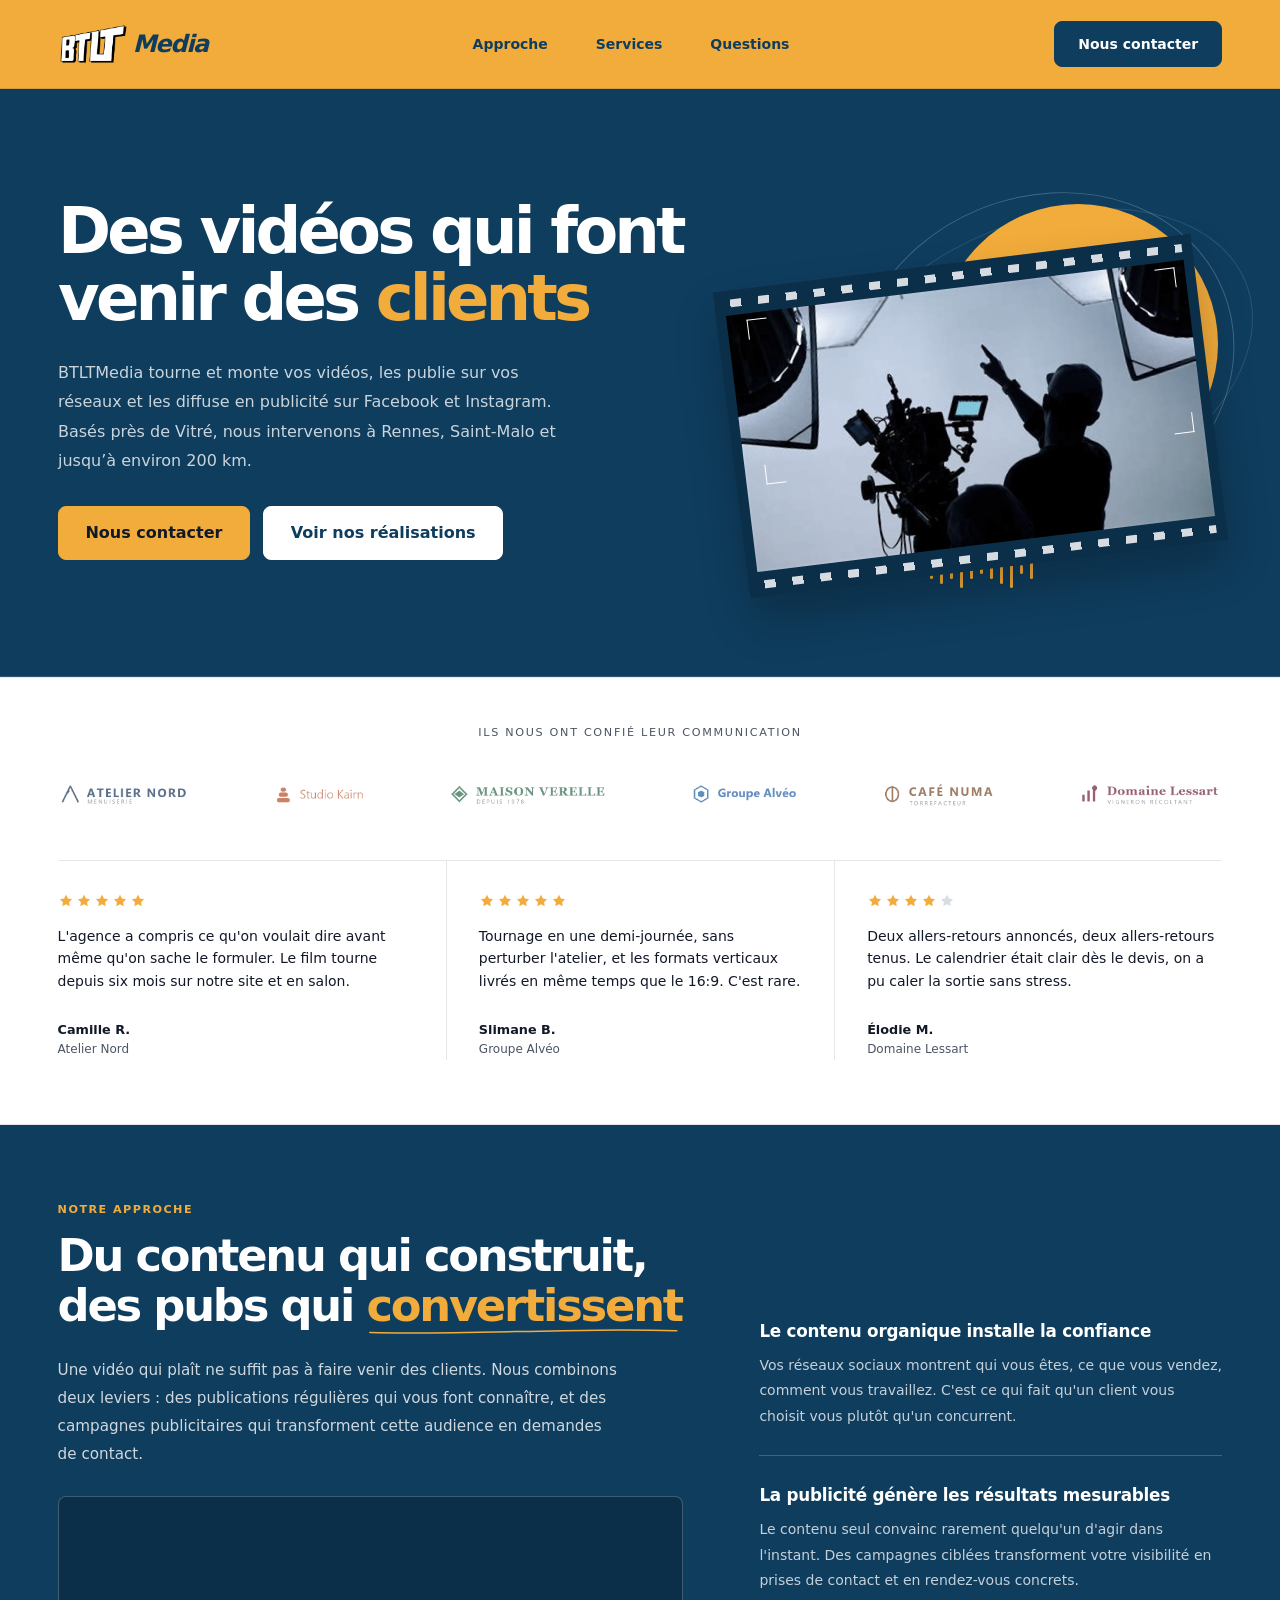
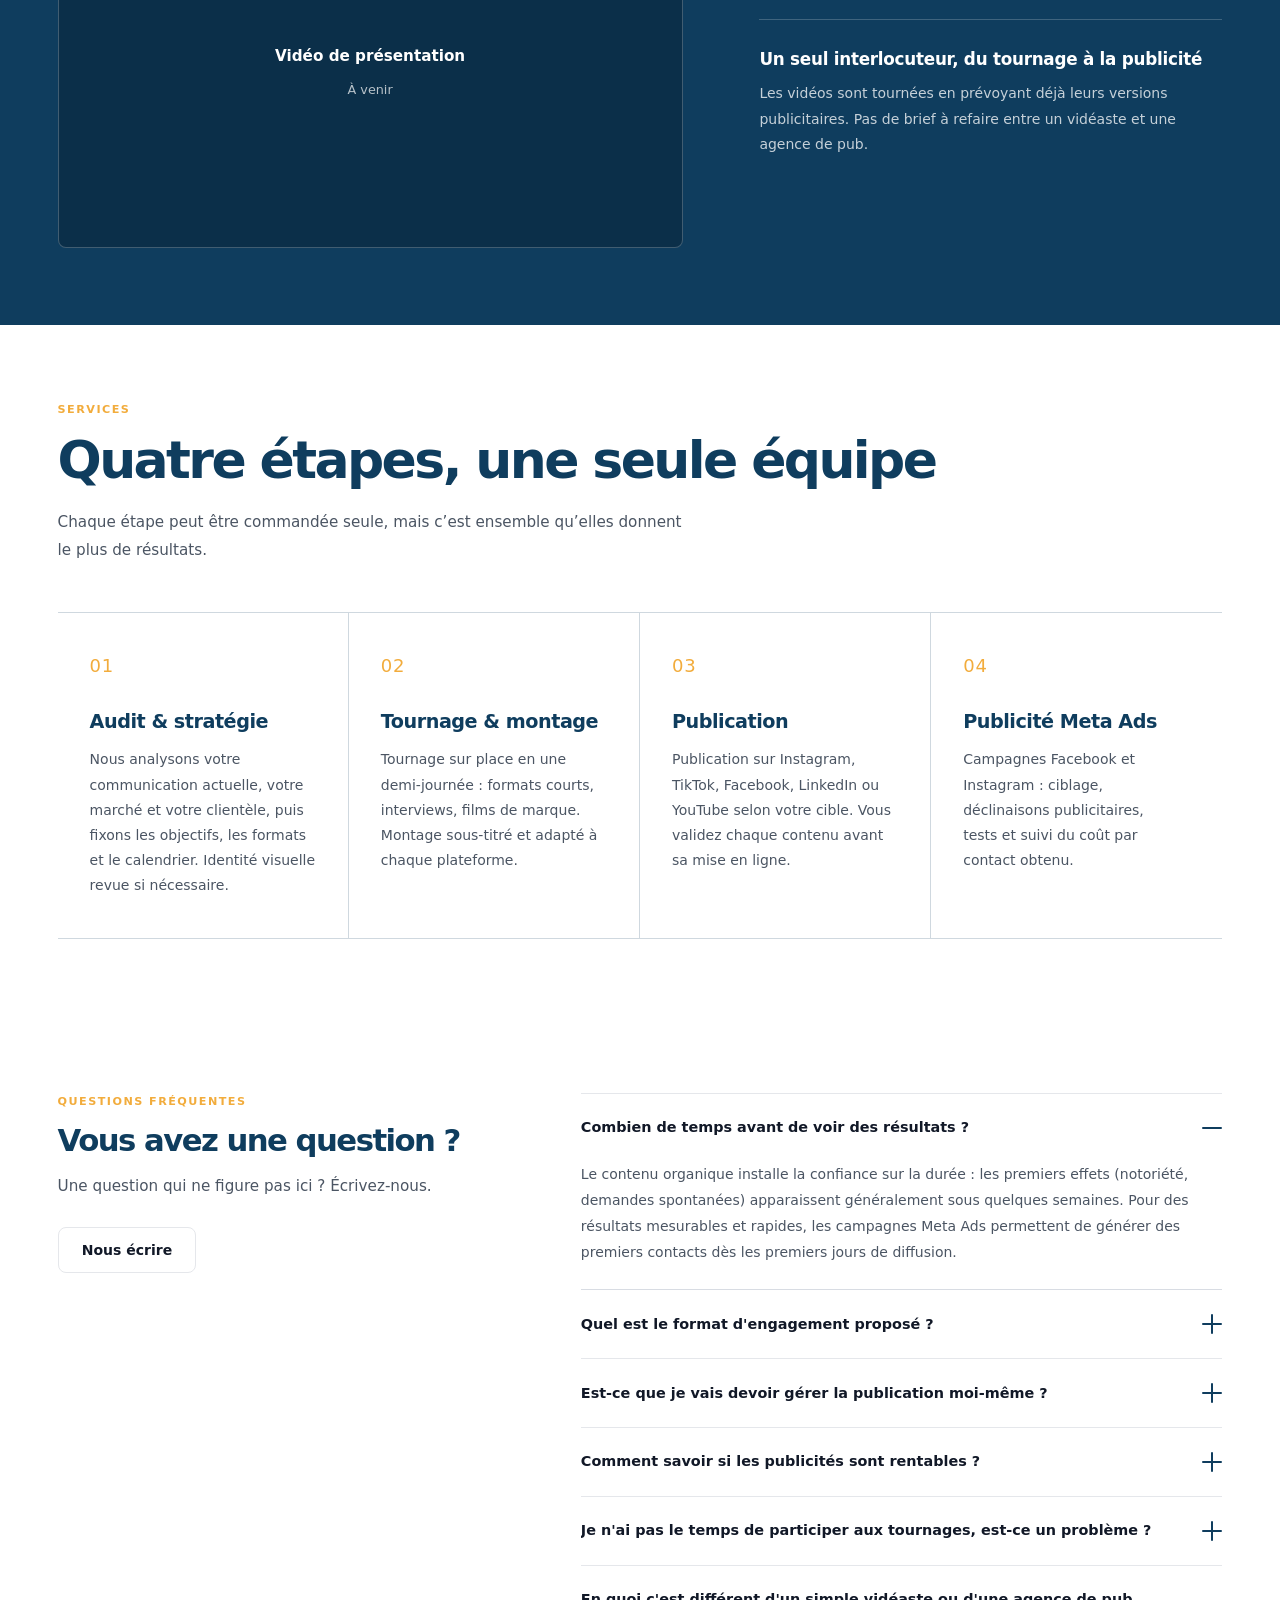
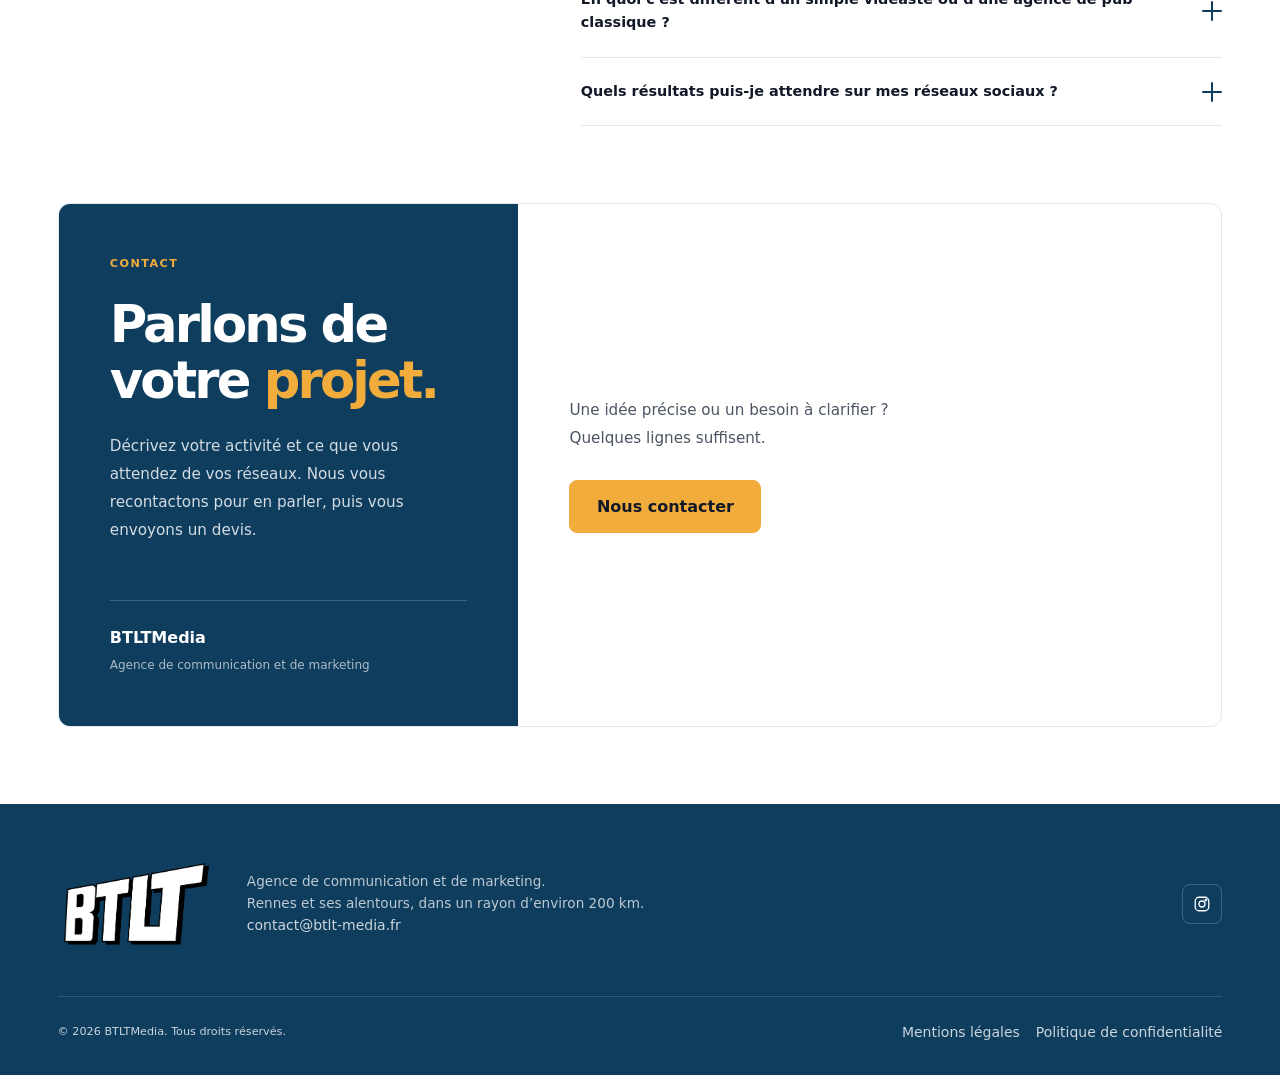
<file: index.html>
<!DOCTYPE html>
<html lang="fr" class="no-js">
<head>
  <meta charset="utf-8">
  <meta name="viewport" content="width=device-width, initial-scale=1">
  <title>Agence de communication à Vitré, Rennes et Saint-Malo | BTLTMedia</title>
  <meta name="description" content="BTLTMedia, agence de communication en Ille-et-Vilaine (35) : stratégie, vidéo, réseaux sociaux et Meta Ads à Vitré, Rennes et Saint-Malo.">
  <link rel="canonical" href="https://btlt-media.fr/">
  <meta property="og:type" content="website">
  <meta property="og:locale" content="fr_FR">
  <meta property="og:site_name" content="BTLTMedia">
  <meta property="og:title" content="Agence de communication à Vitré, Rennes et Saint-Malo | BTLTMedia">
  <meta property="og:description" content="Stratégie, production vidéo, réseaux sociaux et Meta Ads pour les entreprises d’Ille-et-Vilaine.">
  <meta property="og:url" content="https://btlt-media.fr/">
  <meta property="og:image" content="https://btlt-media.fr/assets/img/logo-btlt-carre.png">
  <meta property="og:image:alt" content="Logo BTLTMedia">
  <meta name="twitter:card" content="summary">
  <meta name="theme-color" content="#F2AC3C">
  <link rel="icon" href="assets/img/favicon.ico" sizes="32x32">
  <link rel="icon" href="assets/img/favicon-32.png" type="image/png" sizes="32x32">
  <link rel="apple-touch-icon" href="assets/img/favicon-180.png">
  <link rel="stylesheet" href="assets/css/main.css">
  <script type="application/ld+json">
    {
      "@context": "https://schema.org",
      "@type": "ProfessionalService",
      "@id": "https://btlt-media.fr/#entreprise",
      "name": "BTLTMedia",
      "url": "https://btlt-media.fr/",
      "description": "Agence de communication et de marketing en Ille-et-Vilaine : stratégie, production vidéo, réseaux sociaux et campagnes Meta Ads.",
      "logo": "https://btlt-media.fr/assets/img/logo-btlt-carre.png",
      "email": "contact@btlt-media.fr",
      "telephone": "+33680487238",
      "address": {
        "@type": "PostalAddress",
        "streetAddress": "5, La Guillotière",
        "postalCode": "35370",
        "addressLocality": "Le Pertre",
        "addressCountry": "FR"
      },
      "areaServed": [
        {"@type": "City", "name": "Vitré"},
        {"@type": "City", "name": "Rennes"},
        {"@type": "City", "name": "Saint-Malo"},
        {"@type": "AdministrativeArea", "name": "Ille-et-Vilaine"}
      ],
      "sameAs": ["https://www.instagram.com/btlt.media/"]
    }
  </script>
  <script>
    /* Évite un saut visuel : marque le support du JS avant le premier rendu.
       Filet de sécurité : si le script principal n'a pas démarré au bout de
       deux secondes, on retire la classe pour que le contenu masqué en
       attente d'animation redevienne visible. */
    document.documentElement.classList.remove('no-js');
    document.documentElement.classList.add('js');
    setTimeout(function () {
      if (!document.documentElement.dataset.revealReady) {
        document.documentElement.classList.remove('js');
      }
    }, 2000);
  </script>
  <script src="assets/js/main.js" defer></script>
</head>
<body class="page">

  <!-- Les logos et témoignages de démonstration ci-dessous sont temporaires. -->

  <a class="skip-link" href="#contenu">Aller au contenu principal</a>

  <!-- =========================================================
       Sprite d'icônes temporaires
       ========================================================= -->
  <svg class="visually-hidden" aria-hidden="true" focusable="false" xmlns="http://www.w3.org/2000/svg">
    <symbol id="icon-star" viewBox="0 0 24 24" fill="currentColor">
      <path d="M12 2.6l2.82 5.72 6.31.92-4.57 4.45 1.08 6.29L12 17.02l-5.64 2.96 1.08-6.29L2.87 9.24l6.31-.92L12 2.6z"></path>
    </symbol>
    <symbol id="icon-instagram" viewBox="0 0 24 24" fill="none" stroke="currentColor" stroke-width="1.75" stroke-linecap="round" stroke-linejoin="round">
      <rect x="3" y="3" width="18" height="18" rx="5"></rect>
      <circle cx="12" cy="12" r="4"></circle>
      <circle cx="17.2" cy="6.8" r="1"></circle>
    </symbol>
  </svg>

  <!-- =========================================================
       1. HEADER
       ========================================================= -->
  <header class="header">
    <div class="container header__inner">

      <a class="brand" href="#" aria-label="BTLTMedia, retour en haut de page">
        <img class="brand__logo" src="assets/img/logo-btlt-blanc.png" alt="" width="906" height="507">
        <span class="brand__name">Media</span>
      </a>

      <nav class="nav" aria-label="Navigation principale">
        <ul class="nav__list">
          <li><a class="nav__link" href="#approche">Approche</a></li>
          <li><a class="nav__link" href="#prestations">Services</a></li>
          <li><a class="nav__link" href="#faq">Questions</a></li>
        </ul>
      </nav>

      <div class="header__actions">
        <a class="btn btn--primary" href="#cta">Nous contacter</a>
      </div>

      <button
        class="nav-toggle"
        type="button"
        data-nav-toggle
        aria-expanded="false"
        aria-controls="menu-mobile"
      >
        <span class="nav-toggle__bars" aria-hidden="true"></span>
        <span class="visually-hidden">Ouvrir ou fermer le menu</span>
      </button>

    </div>

    <div class="mobile-menu" id="menu-mobile" data-nav-menu hidden>
      <div class="container mobile-menu__inner">
        <nav aria-label="Navigation mobile">
          <ul class="mobile-menu__list">
            <li><a class="mobile-menu__link" href="#approche">Approche</a></li>
            <li><a class="mobile-menu__link" href="#prestations">Services</a></li>
            <li><a class="mobile-menu__link" href="#faq">Questions</a></li>
          </ul>
        </nav>
        <div class="mobile-menu__actions">
          <a class="btn btn--primary btn--block" href="#cta">Nous contacter</a>
        </div>
      </div>
    </div>
  </header>

  <main class="page__main" id="contenu">

    <!-- =========================================================
         2. HERO
         ========================================================= -->
    <section class="hero" aria-labelledby="hero-titre">
      <div class="container hero__inner">

        <div class="hero__content" data-reveal>
          <h1 class="hero__title" id="hero-titre">
            <span class="hero__title-line">Des vidéos qui font</span>
            <span class="hero__title-line">venir des <span class="hero__highlight">clients</span></span>
          </h1>

          <p class="hero__subtitle">
            BTLTMedia tourne et monte vos vidéos, les publie sur vos réseaux
            et les diffuse en publicité sur Facebook et Instagram. Basés près
            de Vitré, nous intervenons à Rennes, Saint-Malo et jusqu’à
            environ 200 km.
          </p>

          <div class="btn-group hero__actions">
            <a class="btn btn--primary btn--lg" href="#cta">
              Nous contacter
            </a>
            <a class="btn btn--outline btn--lg" href="https://www.instagram.com/btlt.media/" target="_blank" rel="noopener">Voir nos réalisations<span class="visually-hidden"> (nouvelle fenêtre)</span></a>
          </div>
        </div>

        <!-- Composition décorative : la photographie d'origine est conservée. -->
        <div class="hero-art" aria-hidden="true">
          <div class="hero-art__orbit"></div>
          <div class="hero-art__sun"></div>
          <div class="hero-art__frame">
            <div class="hero-art__perforations"></div>
            <img src="assets/img/hero-tournage.jpg" alt="" width="474" height="266" fetchpriority="high">
            <div class="hero-art__perforations"></div>
          </div>
          <div class="hero-art__viewfinder"><i></i><i></i><i></i><i></i></div>
          <div class="hero-art__timeline"><i></i><i></i><i></i><i></i><i></i><i></i><i></i><i></i><i></i><i></i><i></i><i></i></div>
        </div>

      </div>
    </section>

    <!-- =========================================================
         3. PREUVE / CONFIANCE

         LOGOS ET AVIS TEMPORAIRES : à remplacer par des références
         authentiques avant la publication du site.
         ========================================================= -->
    <section class="section section--surface" aria-labelledby="preuve-titre">
      <div class="container">
        <h2 class="trust__intro" id="preuve-titre">Ils nous ont confié leur communication</h2>

        <div class="trust__band" data-marquee data-reveal>
          <ul class="trust__logos" data-marquee-track>
            <li class="trust__logo"><img src="assets/img/logo-exemple-atelier-nord.png" alt="Atelier Nord (logo fictif)" width="416" height="112"></li>
            <li class="trust__logo"><img src="assets/img/logo-exemple-studio-kairn.png" alt="Studio Kairn (logo fictif)" width="300" height="112"></li>
            <li class="trust__logo"><img src="assets/img/logo-exemple-maison-verelle.png" alt="Maison Verelle (logo fictif)" width="505" height="112"></li>
            <li class="trust__logo"><img src="assets/img/logo-exemple-groupe-alveo.png" alt="Groupe Alvéo (logo fictif)" width="348" height="112"></li>
            <li class="trust__logo"><img src="assets/img/logo-exemple-cafe-numa.png" alt="Café Numa (logo fictif)" width="368" height="112"></li>
            <li class="trust__logo"><img src="assets/img/logo-exemple-domaine-lessart.png" alt="Domaine Lessart (logo fictif)" width="450" height="112"></li>
          </ul>
        </div>

        <ul class="reviews" data-reveal>
          <li>
            <figure class="review">
              <p class="rating" role="img" aria-label="5 étoiles sur 5">
                <svg class="rating__star" aria-hidden="true" focusable="false"><use href="#icon-star"></use></svg>
                <svg class="rating__star" aria-hidden="true" focusable="false"><use href="#icon-star"></use></svg>
                <svg class="rating__star" aria-hidden="true" focusable="false"><use href="#icon-star"></use></svg>
                <svg class="rating__star" aria-hidden="true" focusable="false"><use href="#icon-star"></use></svg>
                <svg class="rating__star" aria-hidden="true" focusable="false"><use href="#icon-star"></use></svg>
              </p>
              <blockquote class="review__quote"><p>L'agence a compris ce qu'on voulait dire avant même qu'on sache le formuler. Le film tourne depuis six mois sur notre site et en salon.</p></blockquote>
              <figcaption class="review__author"><span class="review__name">Camille R.</span><span class="review__company">Atelier Nord</span></figcaption>
            </figure>
          </li>
          <li>
            <figure class="review">
              <p class="rating" role="img" aria-label="5 étoiles sur 5">
                <svg class="rating__star" aria-hidden="true" focusable="false"><use href="#icon-star"></use></svg>
                <svg class="rating__star" aria-hidden="true" focusable="false"><use href="#icon-star"></use></svg>
                <svg class="rating__star" aria-hidden="true" focusable="false"><use href="#icon-star"></use></svg>
                <svg class="rating__star" aria-hidden="true" focusable="false"><use href="#icon-star"></use></svg>
                <svg class="rating__star" aria-hidden="true" focusable="false"><use href="#icon-star"></use></svg>
              </p>
              <blockquote class="review__quote"><p>Tournage en une demi-journée, sans perturber l'atelier, et les formats verticaux livrés en même temps que le 16:9. C'est rare.</p></blockquote>
              <figcaption class="review__author"><span class="review__name">Slimane B.</span><span class="review__company">Groupe Alvéo</span></figcaption>
            </figure>
          </li>
          <li>
            <figure class="review">
              <p class="rating" role="img" aria-label="4 étoiles sur 5">
                <svg class="rating__star" aria-hidden="true" focusable="false"><use href="#icon-star"></use></svg>
                <svg class="rating__star" aria-hidden="true" focusable="false"><use href="#icon-star"></use></svg>
                <svg class="rating__star" aria-hidden="true" focusable="false"><use href="#icon-star"></use></svg>
                <svg class="rating__star" aria-hidden="true" focusable="false"><use href="#icon-star"></use></svg>
                <svg class="rating__star rating__star--vide" aria-hidden="true" focusable="false"><use href="#icon-star"></use></svg>
              </p>
              <blockquote class="review__quote"><p>Deux allers-retours annoncés, deux allers-retours tenus. Le calendrier était clair dès le devis, on a pu caler la sortie sans stress.</p></blockquote>
              <figcaption class="review__author"><span class="review__name">Élodie M.</span><span class="review__company">Domaine Lessart</span></figcaption>
            </figure>
          </li>
        </ul>
      </div>
    </section>

    <!-- =========================================================
         4. APPROCHE (contenu organique et publicité)
         ========================================================= -->
    <section class="section" id="approche" aria-labelledby="approche-titre">
      <div class="container">
        <div class="approach-layout">
          <div class="approach-presentation">
            <div class="section__header approach-heading" data-reveal>
              <span class="section__eyebrow">Notre approche</span>
              <h2 class="section__title approach-heading__title" id="approche-titre">
                <span class="approach-heading__line">Du contenu qui construit,</span>
                <span class="approach-heading__line">des pubs qui <span class="approach-ink approach-ink--accent">convertissent<svg viewBox="0 0 300 18" preserveAspectRatio="none" aria-hidden="true" focusable="false"><path d="M4 11 C91 15 203 3 295 8"/></svg></span></span>
              </h2>
              <p class="approach-heading__intro">
                Une vidéo qui plaît ne suffit pas à faire venir des clients.
                Nous combinons deux leviers&nbsp;: des publications régulières qui
                vous font connaître, et des campagnes publicitaires qui
                transforment cette audience en demandes de contact.
              </p>
            </div>

            <div class="video-frame approach-video" data-reveal>
              <div class="video-frame__body">
                <span class="video-frame__label">Vidéo de présentation</span>
                <span class="video-frame__hint">À venir</span>
              </div>
            </div>
          </div>

          <ul class="approach-principles" data-reveal>
            <li>
              <div>
                <h3>Le contenu organique installe la confiance</h3>
                <p>Vos réseaux sociaux montrent qui vous êtes, ce que vous vendez, comment vous travaillez. C'est ce qui fait qu'un client vous choisit vous plutôt qu'un concurrent.</p>
              </div>
            </li>
            <li>
              <div>
                <h3>La publicité génère les résultats mesurables</h3>
                <p>Le contenu seul convainc rarement quelqu'un d'agir dans l'instant. Des campagnes ciblées transforment votre visibilité en prises de contact et en rendez-vous concrets.</p>
              </div>
            </li>
            <li>
              <div>
                <h3>Un seul interlocuteur, du tournage à la publicité</h3>
                <p>Les vidéos sont tournées en prévoyant déjà leurs versions publicitaires. Pas de brief à refaire entre un vidéaste et une agence de pub.</p>
              </div>
            </li>
          </ul>
        </div>
      </div>
    </section>

    <!-- =========================================================
         5. PRESTATIONS
         ========================================================= -->
    <section class="section section--surface" id="prestations" aria-labelledby="prestations-titre">
      <div class="container">

        <div class="section__header section__header--center" data-reveal>
          <span class="section__eyebrow">Services</span>
          <h2 class="section__title" id="prestations-titre">Quatre étapes, une seule équipe</h2>
          <p class="section__subtitle">
            Chaque étape peut être commandée seule, mais c’est ensemble
            qu’elles donnent le plus de résultats.
          </p>
        </div>
        <ol class="grid grid--3" data-reveal>
          <li>
            <article class="card" id="prestation-strategie">
              <span class="service-number" aria-hidden="true">01</span>
              <h3 class="card__title">Audit &amp; stratégie</h3>
              <p class="card__text">
                Nous analysons votre communication actuelle, votre marché et votre clientèle, puis fixons les objectifs, les formats et le calendrier. Identité visuelle revue si nécessaire.
              </p>
            </article>
          </li>
          <li>
            <article class="card" id="prestation-production-video">
              <span class="service-number" aria-hidden="true">02</span>
              <h3 class="card__title">Tournage &amp; montage</h3>
              <p class="card__text">
                Tournage sur place en une demi-journée&nbsp;: formats courts, interviews, films de marque. Montage sous-titré et adapté à chaque plateforme.
              </p>
            </article>
          </li>
          <li>
            <article class="card" id="prestation-diffusion">
              <span class="service-number" aria-hidden="true">03</span>
              <h3 class="card__title">Publication</h3>
              <p class="card__text">
                Publication sur Instagram, TikTok, Facebook, LinkedIn ou YouTube selon votre cible. Vous validez chaque contenu avant sa mise en ligne.
              </p>
            </article>
          </li>
          <li>
            <article class="card" id="prestation-meta-ads">
              <span class="service-number" aria-hidden="true">04</span>
              <h3 class="card__title">Publicité Meta Ads</h3>
              <p class="card__text">
                Campagnes Facebook et Instagram&nbsp;: ciblage, déclinaisons publicitaires, tests et suivi du coût par contact obtenu.
              </p>
            </article>
          </li>
        </ol>

      </div>
    </section>

    <!-- =========================================================
         6. FAQ
         ========================================================= -->
    <section class="section section--surface" id="faq" aria-labelledby="faq-titre">
      <div class="container">

        <div class="section__header section__header--center" data-reveal>
          <span class="section__eyebrow">Questions fréquentes</span>
          <h2 class="section__title" id="faq-titre">Vous avez une question ?</h2>
          <p class="section__subtitle">
            Une question qui ne figure pas ici ? Écrivez-nous.
          </p>
        </div>

        <div class="accordion" data-accordion data-reveal>

          <details class="accordion__item" open>
            <summary class="accordion__trigger">
              <span class="accordion__question">Combien de temps avant de voir des résultats&nbsp;?</span>
              <span class="accordion__indicator" aria-hidden="true"></span>
            </summary>
            <div class="accordion__panel">
              <p>
                Le contenu organique installe la confiance sur la durée : les premiers effets (notoriété, demandes spontanées) apparaissent généralement sous quelques semaines. Pour des résultats mesurables et rapides, les campagnes Meta Ads permettent de générer des premiers contacts dès les premiers jours de diffusion.
              </p>
            </div>
          </details>

          <details class="accordion__item">
            <summary class="accordion__trigger">
              <span class="accordion__question">Quel est le format d'engagement proposé&nbsp;?</span>
              <span class="accordion__indicator" aria-hidden="true"></span>
            </summary>
            <div class="accordion__panel">
              <p>
                L'objectif est de construire un accompagnement sur le long terme (6 mois à 1 an), pour laisser le temps aux stratégies de contenu et de publicité de porter leurs fruits. Une première prestation sans engagement peut être proposée selon les situations, pour juger de la qualité du travail avant de s'engager plus durablement.
              </p>
            </div>
          </details>

          <details class="accordion__item">
            <summary class="accordion__trigger">
              <span class="accordion__question">Est-ce que je vais devoir gérer la publication moi-même&nbsp;?</span>
              <span class="accordion__indicator" aria-hidden="true"></span>
            </summary>
            <div class="accordion__panel">
              <p>
                Non, la diffusion sur Instagram, TikTok et Facebook est entièrement prise en charge. Vous validez simplement le contenu avant sa mise en ligne.
              </p>
            </div>
          </details>

          <details class="accordion__item">
            <summary class="accordion__trigger">
              <span class="accordion__question">Comment savoir si les publicités sont rentables&nbsp;?</span>
              <span class="accordion__indicator" aria-hidden="true"></span>
            </summary>
            <div class="accordion__panel">
              <p>
                Chaque campagne est suivie avec des indicateurs clairs (coût par lead, nombre de contacts générés), que nous vous présentons régulièrement.
              </p>
            </div>
          </details>

          <details class="accordion__item">
            <summary class="accordion__trigger">
              <span class="accordion__question">Je n'ai pas le temps de participer aux tournages, est-ce un problème&nbsp;?</span>
              <span class="accordion__indicator" aria-hidden="true"></span>
            </summary>
            <div class="accordion__panel">
              <p>
                Le tournage se fait sur place, généralement en une demi-journée, pour limiter au maximum l'impact sur votre activité quotidienne.
              </p>
            </div>
          </details>

          <details class="accordion__item">
            <summary class="accordion__trigger">
              <span class="accordion__question">En quoi c'est différent d'un simple vidéaste ou d'une agence de pub classique&nbsp;?</span>
              <span class="accordion__indicator" aria-hidden="true"></span>
            </summary>
            <div class="accordion__panel">
              <p>
                Le contenu et la publicité sont pensés ensemble dès le départ, pas ajoutés l'un après l'autre par des prestataires différents. Les vidéos sont tournées en prévoyant leurs versions publicitaires, et les résultats des campagnes orientent les tournages suivants.
              </p>
            </div>
          </details>

          <details class="accordion__item">
            <summary class="accordion__trigger">
              <span class="accordion__question">Quels résultats puis-je attendre sur mes réseaux sociaux&nbsp;?</span>
              <span class="accordion__indicator" aria-hidden="true"></span>
            </summary>
            <div class="accordion__panel">
              <p>
                Les comptes clients génèrent en moyenne entre 300 000 et 1 million de vues mensuelles, tous réseaux confondus, avec plusieurs milliers de clics vers le site web par mois. Ces résultats varient surtout selon votre aisance face caméra et l'équilibre entre contenus de découverte, d'approfondissement et de vente mis en place.
              </p>
            </div>
          </details>

        </div>

        <p class="faq__footer" data-reveal>
          <a class="btn btn--outline" href="#cta">Nous écrire</a>
        </p>

      </div>
    </section>

    <!-- =========================================================
         7. APPEL À L'ACTION + FORMULAIRE

         Le bouton ouvre le formulaire dans l'encart et lui laisse
         la place. Sans JavaScript, le formulaire est affiché en
         permanence et le bouton est masqué (voir sections/cta.css).

         L'envoi est assuré par Web3Forms : voir assets/js/main.js
         ========================================================= -->
    <section class="section" id="cta" aria-labelledby="cta-titre">
      <div class="container">
        <div class="cta__panel" data-reveal>

          <div class="cta__copy">
            <span class="section__eyebrow">Contact</span>
            <h2 class="cta__title" id="cta-titre">Parlons de votre <span>projet.</span></h2>
            <p class="cta__text">
              Décrivez votre activité et ce que vous attendez de vos réseaux.
              Nous vous recontactons pour en parler, puis vous envoyons un devis.
            </p>
            <p class="cta__signature">BTLTMedia<span>Agence de communication et de marketing</span></p>
          </div>

          <div class="cta__intro" data-contact-intro>
            <p class="cta__intro-text">Une idée précise ou un besoin à clarifier&nbsp;? Quelques lignes suffisent.</p>
            <div class="btn-group cta__actions">
              <button
                class="btn btn--primary btn--lg"
                type="button"
                data-contact-open
                aria-expanded="false"
                aria-controls="formulaire-contact"
              >
                Nous contacter
              </button>
            </div>
          </div>

          <div class="cta__form-wrapper" id="formulaire-contact" data-contact-panel>
            <form class="form" data-contact-form aria-label="Votre demande" action="https://api.web3forms.com/submit" method="POST">
              <input type="hidden" name="access_key" value="cc964ce9-d4c0-45bb-a1a2-6b79b9a7420b">
              <input type="hidden" name="subject" value="Nouvelle demande depuis BTLTMedia">
              <input type="hidden" name="redirect" value="https://web3forms.com/success">
              <input type="checkbox" name="botcheck" tabindex="-1" autocomplete="off" aria-hidden="true" style="display: none;">
              <fieldset class="form__group">
                <legend class="form__legend">Vos coordonnées</legend>
                <p class="form__group-note">Tous les champs sont obligatoires.</p>
              <div class="form__row form__row--2">
                <div class="field">
                  <label class="field__label" for="contact-nom">Nom ou nom de société</label>
                  <input class="field__control" type="text" id="contact-nom" name="nom" autocomplete="organization" required>
                </div>
                <div class="field">
                  <label class="field__label" for="contact-email">Adresse électronique</label>
                  <input class="field__control" type="email" id="contact-email" name="email" autocomplete="email" required>
                </div>
              </div>

              <div class="form__row form__row--2">
                <div class="field">
                  <label class="field__label" for="contact-telephone">
                    Téléphone
                  </label>
                  <input
                    class="field__control"
                    type="tel"
                    id="contact-telephone"
                    name="telephone"
                    autocomplete="tel"
                    inputmode="tel"
                    placeholder="06 00 00 00 00"
                    required
                  >
                </div>
                <div class="field">
                  <label class="field__label" for="contact-instagram">
                    Lien Instagram ou pseudo
                  </label>
                  <input
                    class="field__control"
                    type="text"
                    id="contact-instagram"
                    name="instagram"
                    aria-describedby="contact-instagram-aide"
                    autocapitalize="off"
                    autocorrect="off"
                    spellcheck="false"
                    placeholder="@votrecompte"
                    required
                  >
                  <p class="field__hint" id="contact-instagram-aide">
                    Indiquez le compte à mettre en avant.
                  </p>
                </div>
              </div>

              </fieldset>
              <fieldset class="form__group">
                <legend class="form__legend">Votre demande</legend>
              <div class="field">
                <label class="field__label" for="contact-objet">Objet</label>
                <input
                  class="field__control"
                  type="text"
                  id="contact-objet"
                  name="objet"
                  placeholder="Demande de devis, question sur une prestation…"
                  required
                >
              </div>

              <div class="field">
                <label class="field__label" for="contact-message">Votre message</label>
                <textarea
                  class="field__control"
                  id="contact-message"
                  name="message"
                  rows="5"
                  placeholder="Décrivez votre projet ou posez votre question…"
                  required
                ></textarea>
              </div>

              </fieldset>
              <div class="form__captcha">
                <div class="h-captcha" data-captcha="true" data-lang="fr"></div>
                <p class="field__hint" data-local-captcha-note hidden>Le contrôle anti-robot fonctionne uniquement sur le site publié. Cet aperçu local ne permet pas d’envoyer le formulaire.</p>
                <noscript><p class="field__hint">Activez JavaScript pour utiliser le contrôle anti-robot et envoyer votre demande.</p></noscript>
              </div>
              <p class="form__note">
                BTLTMedia transmet votre demande via Web3Forms pour vous recontacter
                à son sujet. Les demandes et échanges associés sont
                conservés pendant 1 an après le dernier échange, puis supprimés,
                sauf conservation nécessaire à une prestation ou à une obligation légale.
                <a href="politique-de-confidentialite.html">Politique de confidentialité</a>
              </p>

              <div class="form__actions">
                <button class="btn btn--primary btn--lg" type="submit">Envoyer ma demande</button>
                <button class="btn btn--quiet" type="button" data-contact-cancel>Annuler</button>
              </div>

              <p class="form__status" data-contact-status role="status"></p>


            </form>
          </div>

        </div>
      </div>
    </section>

  </main>

  <!-- =========================================================
       8. FOOTER
       ========================================================= -->
  <footer class="footer">
    <div class="container">

      <div class="footer__top">

        <a class="brand brand--footer" href="#" aria-label="BTLTMedia, retour en haut de page">
          <img class="brand__logo brand__logo--wide" src="assets/img/logo-btlt-blanc.png" alt="" width="906" height="507">
          <span class="visually-hidden">BTLTMedia</span>
        </a>

        <p class="footer__tagline">
          Agence de communication et de marketing. <br>
          Rennes et ses alentours, dans un rayon d’environ 200 km.<br>
          <a class="footer__link" href="mailto:contact@btlt-media.fr">contact@btlt-media.fr</a>
        </p>

        <!-- Un seul compte réel pour l'instant. Pour en ajouter un,
             dupliquer le <li> ci-dessous, ajouter le <symbol> de l'icône
             au sprite en haut de page, puis changer l'URL, l'aria-label
             et la cible de <use href>. -->
        <ul class="footer__social">
          <li>
            <a class="social-link" href="https://www.instagram.com/btlt.media/" target="_blank" rel="noopener" aria-label="Instagram (nouvelle fenêtre)">
              <svg aria-hidden="true" focusable="false"><use href="#icon-instagram"></use></svg>
            </a>
          </li>
        </ul>

      </div>

      <div class="footer__bottom">
        <p>&copy; <span>2026</span> BTLTMedia. Tous droits réservés.</p>
        <ul class="footer__legal">
          <li><a class="footer__link" href="mentions-legales.html">Mentions légales</a></li>
          <li><a class="footer__link" href="politique-de-confidentialite.html">Politique de confidentialité</a></li>
        </ul>
      </div>

    </div>
  </footer>

</body>
</html>
</file>
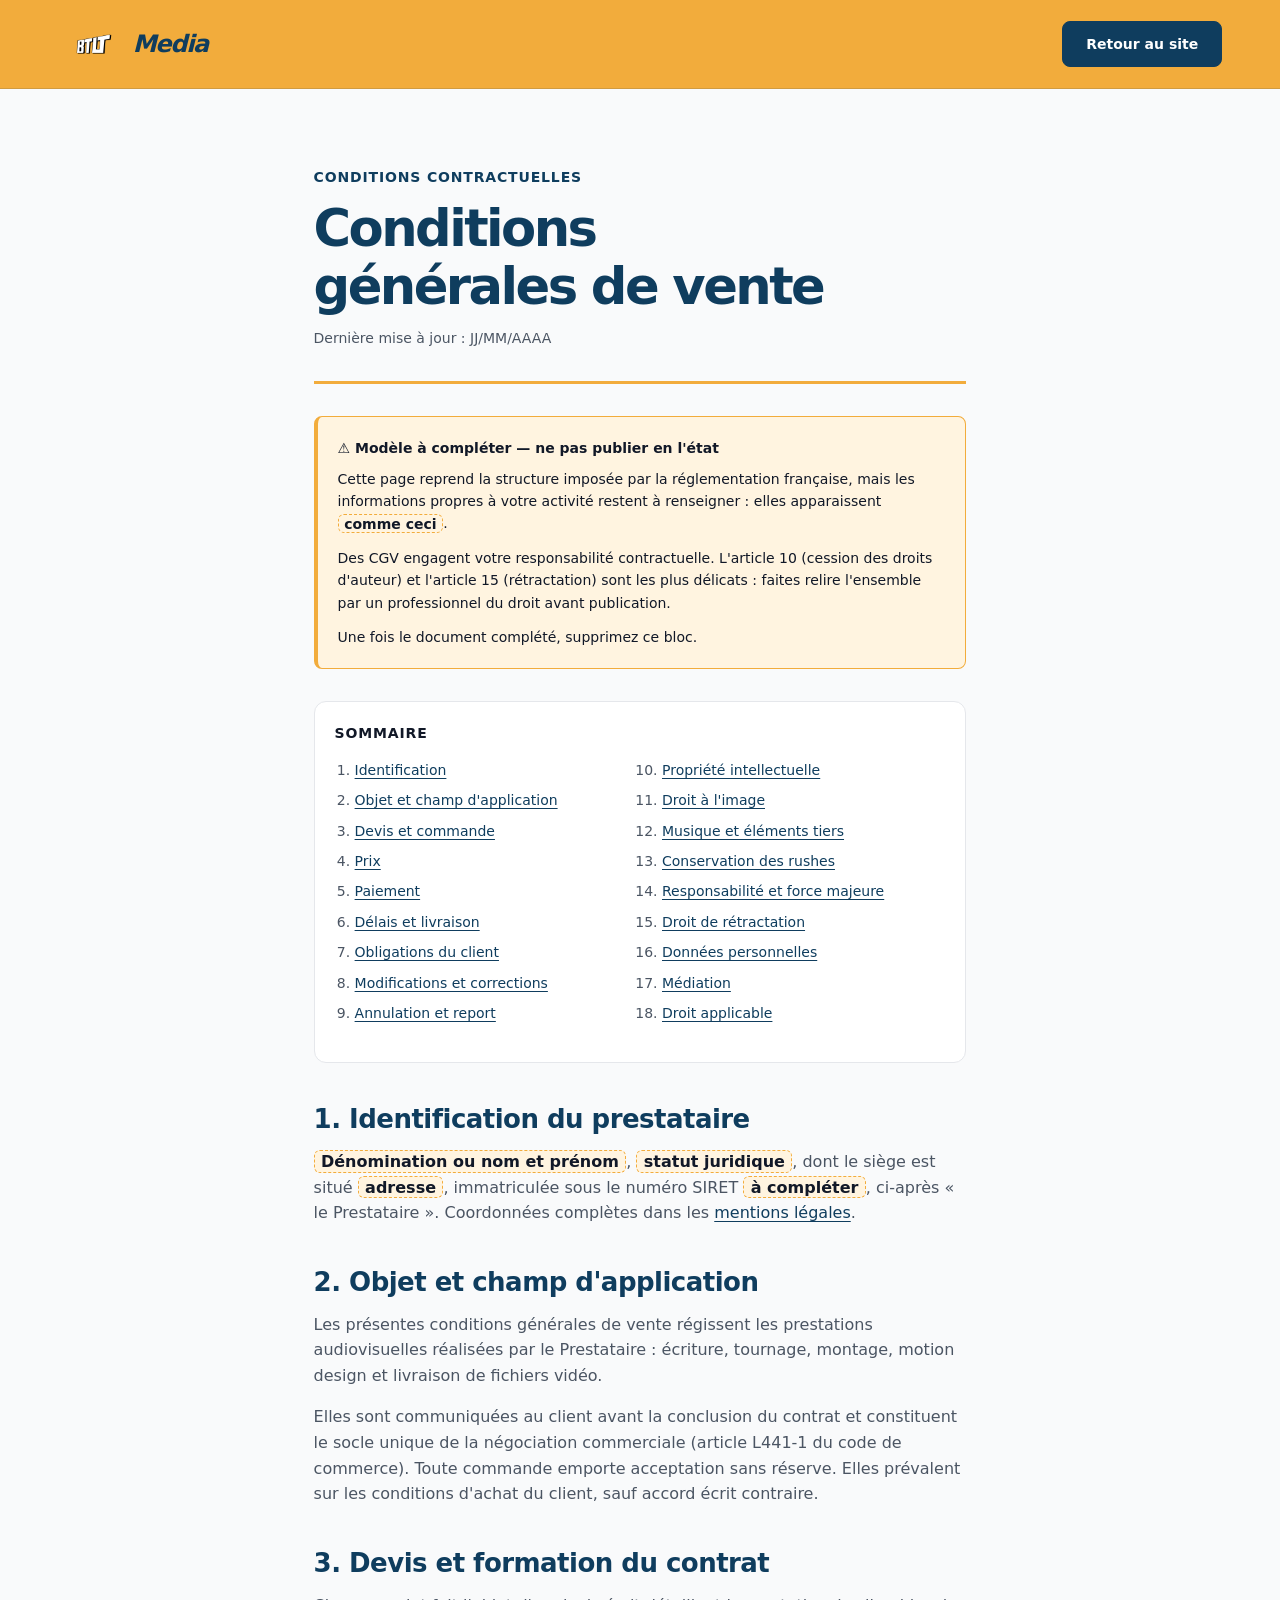
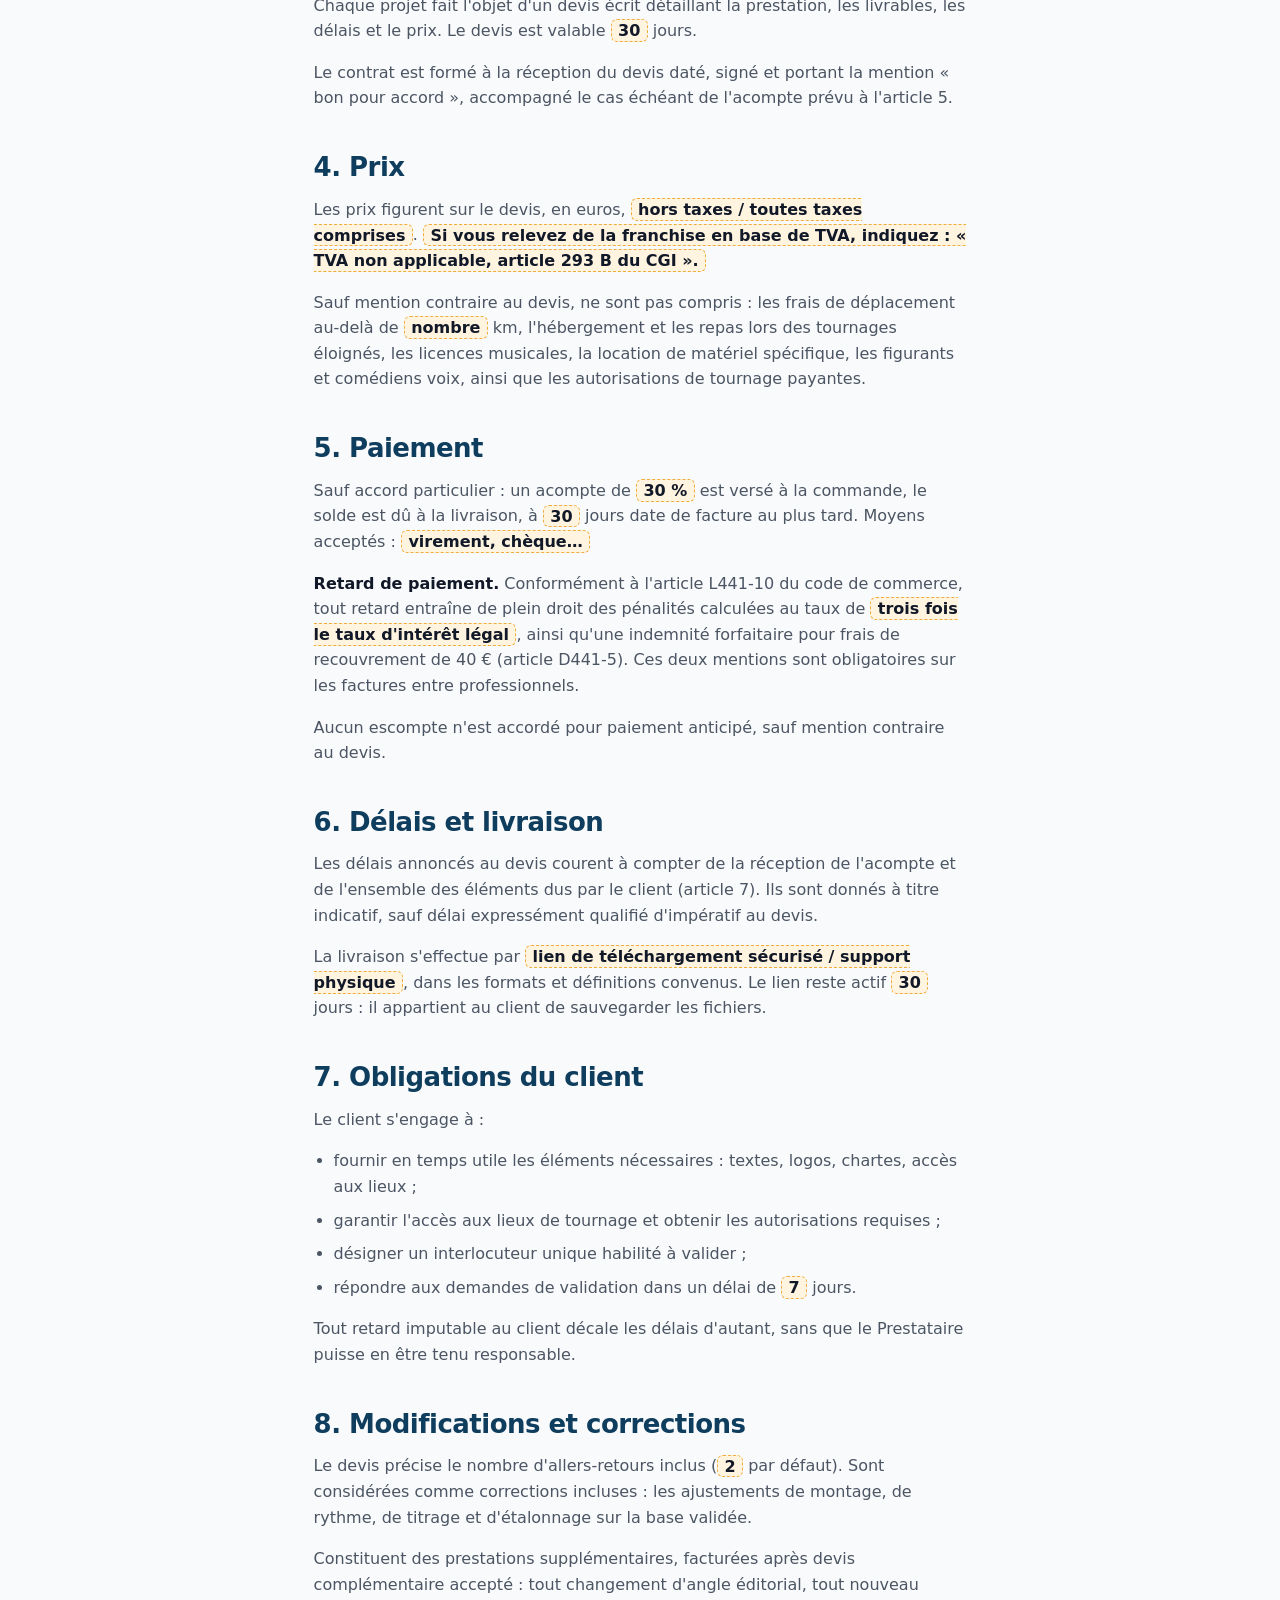
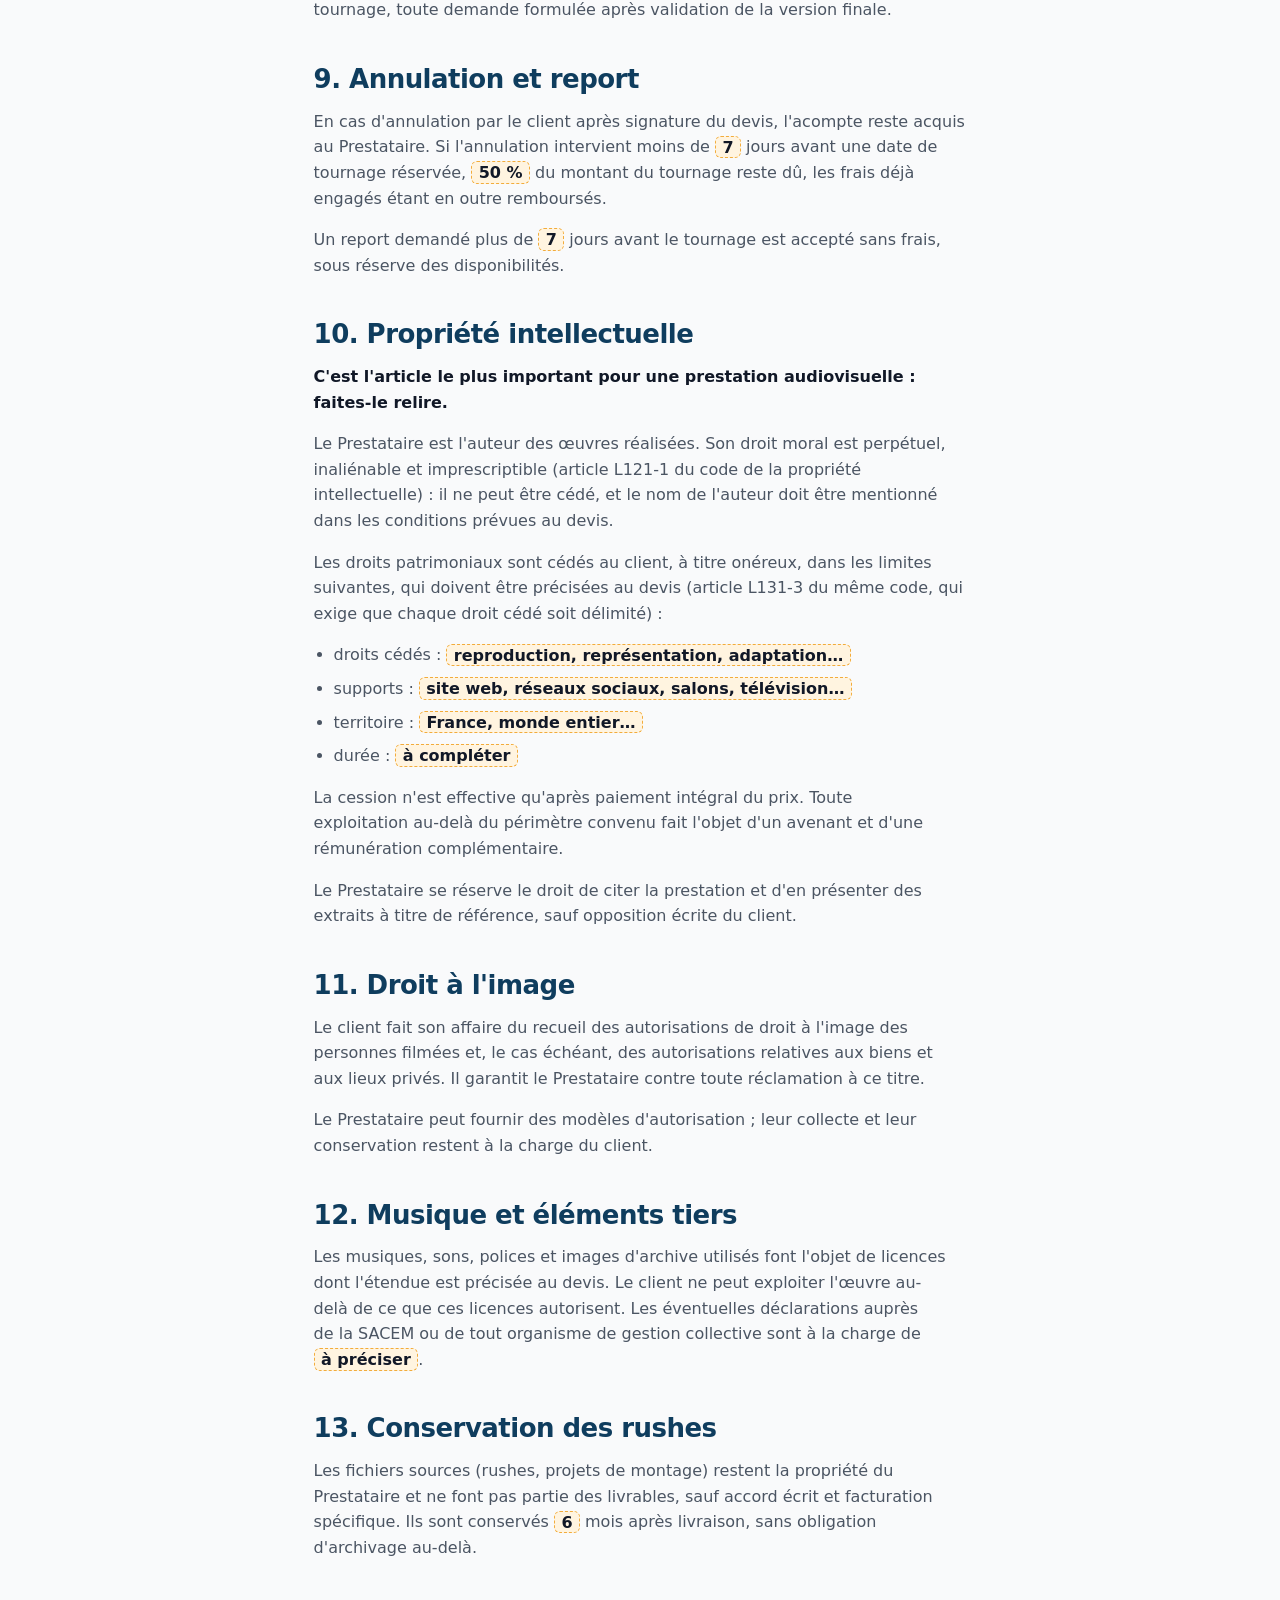
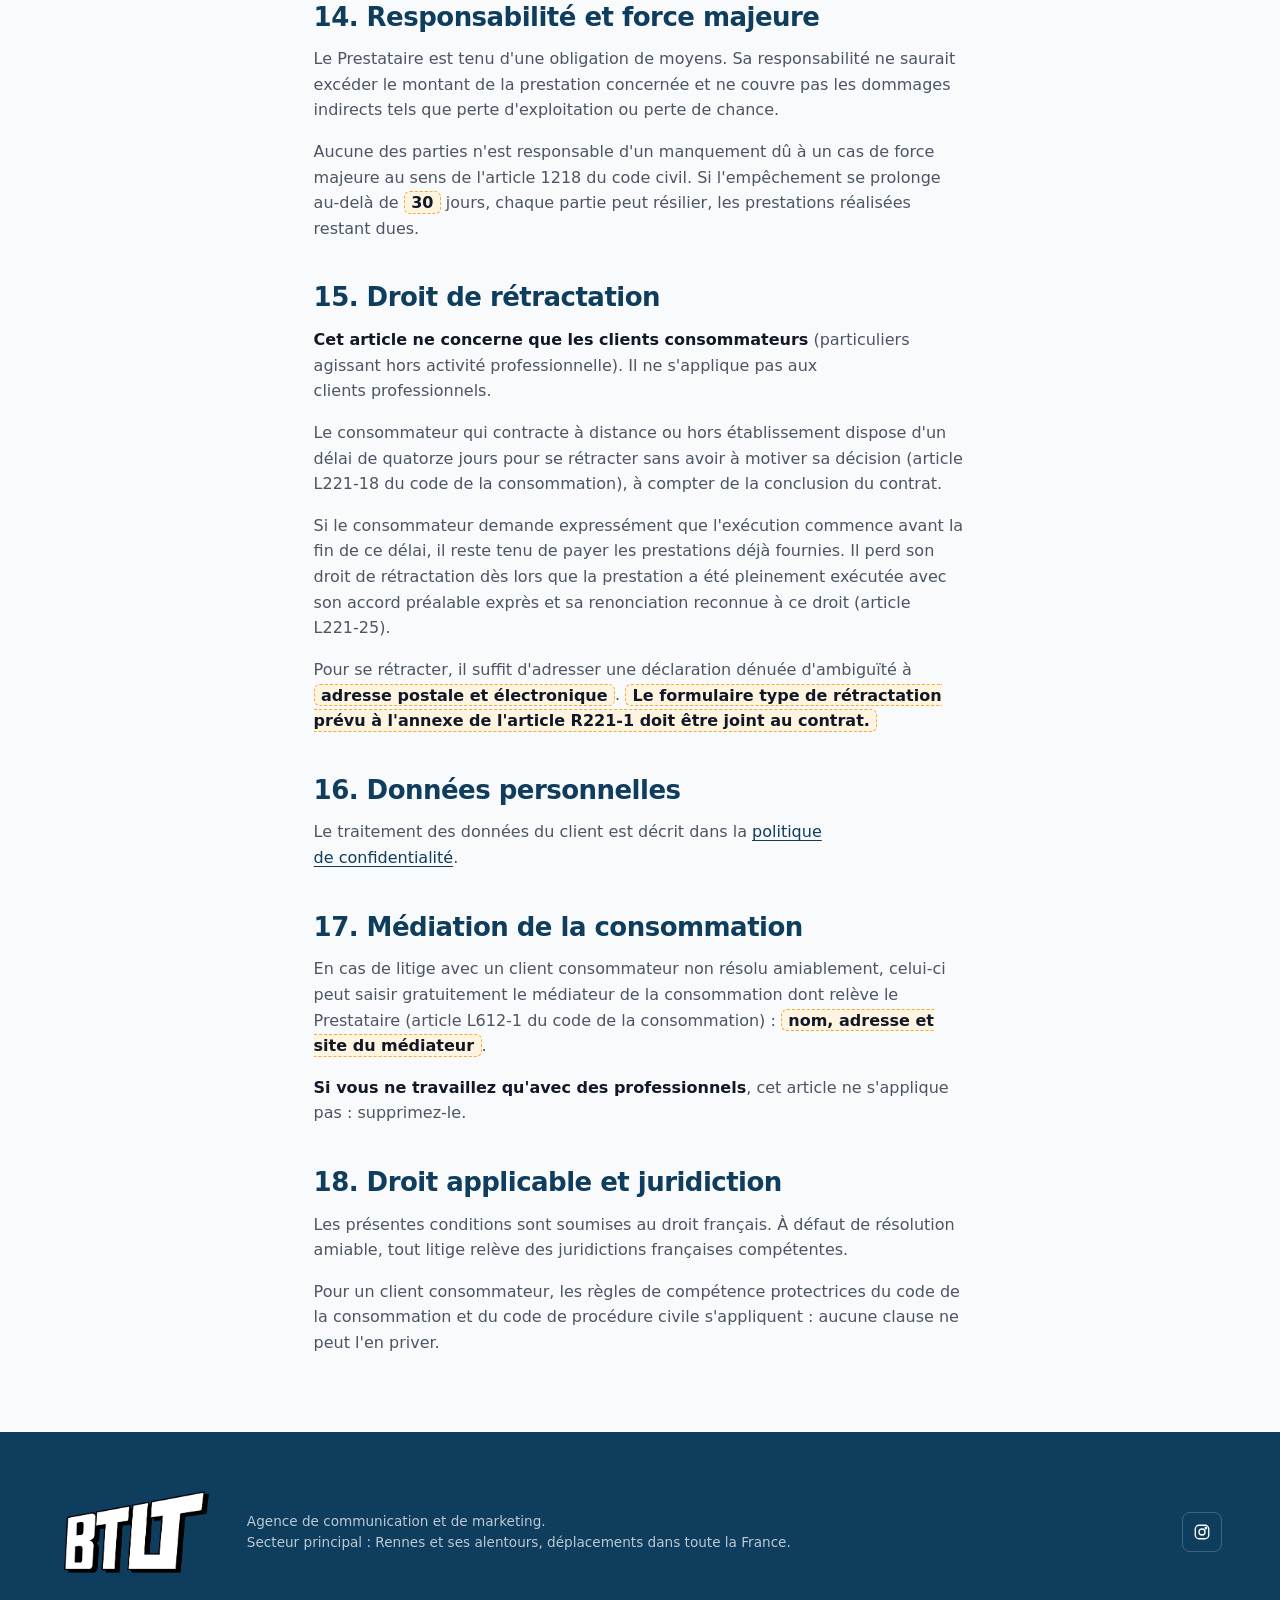
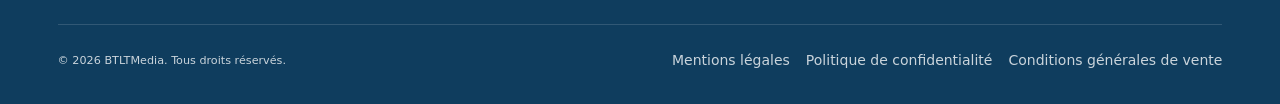
<file: conditions-generales-de-vente.html>
<!DOCTYPE html>
<html lang="fr" class="no-js">
<head>
  <meta charset="utf-8">
  <meta name="viewport" content="width=device-width, initial-scale=1">
  <title>Conditions générales de vente — BTLTMedia</title>
  <meta name="description" content="Conditions générales de vente des prestations audiovisuelles BTLTMedia.">
  <meta name="theme-color" content="#F2AC3C">
  <link rel="icon" href="assets/img/favicon.ico" sizes="32x32">
  <link rel="icon" href="assets/img/favicon-32.png" type="image/png" sizes="32x32">
  <link rel="apple-touch-icon" href="assets/img/favicon-180.png">
  <link rel="stylesheet" href="assets/css/main.css">
  <script>
    document.documentElement.classList.remove('no-js');
    document.documentElement.classList.add('js');
  </script>
</head>
<body class="page">

  <!-- =========================================================
       ⚠ MODÈLE À COMPLÉTER — NE PAS METTRE EN LIGNE TEL QUEL

       La structure suit ce que la loi française impose (les textes
       sont cités en regard de chaque rubrique), mais tout ce qui
       relève de votre identité, de votre activité et de vos
       conditions réelles est laissé en blanc, signalé par
       <span class="tbd">.

       Une page dont les mentions obligatoires sont vides n'est pas
       conforme : il faut les remplir. Et pour les CGV en
       particulier, faites relire le document par un professionnel
       du droit avant publication.

       Quand tout est complété : supprimer le bloc .legal-warning
       ci-dessous, ainsi que ce commentaire.
       ========================================================= -->

  <a class="skip-link" href="#contenu">Aller au contenu principal</a>

  <svg class="visually-hidden" aria-hidden="true" focusable="false" xmlns="http://www.w3.org/2000/svg">
    <symbol id="icon-instagram" viewBox="0 0 24 24" fill="none" stroke="currentColor" stroke-width="1.75" stroke-linecap="round" stroke-linejoin="round">
      <rect x="3" y="3" width="18" height="18" rx="5"></rect>
      <circle cx="12" cy="12" r="4"></circle>
      <circle cx="17.2" cy="6.8" r="1"></circle>
    </symbol>
  </svg>

  <header class="header">
    <div class="container header__inner">

      <a class="brand" href="index.html" aria-label="BTLTMedia, retour à l'accueil">
        <img class="brand__logo" src="assets/img/logo-btlt-carre.png" alt="" width="1024" height="1024">
        <span class="brand__name">Media</span>
      </a>

      <a class="btn btn--outline header__back" href="index.html">Retour au site</a>

    </div>
  </header>

  <main class="page__main" id="contenu">
    <section class="section">
      <div class="container container--narrow">

        <div class="legal__header">
          <span class="legal__eyebrow">Conditions contractuelles</span>
          <h1>Conditions générales de vente</h1>
          <p class="legal__updated">
            Dernière mise à jour : <span class="tbd">JJ/MM/AAAA</span>
          </p>
        </div>

        <div class="legal-warning" role="note">
          <strong class="legal-warning__title">⚠ Modèle à compléter — ne pas publier en l'état</strong>
          <p>
            Cette page reprend la structure imposée par la réglementation
            française, mais les informations propres à votre activité restent
            à renseigner : elles apparaissent <span class="tbd">comme ceci</span>.
          </p>
          <p>
            Des CGV engagent votre responsabilité contractuelle. L'article 10 (cession des droits d'auteur) et l'article 15 (rétractation) sont les plus délicats : faites relire l'ensemble par un professionnel du droit avant publication.
          </p>
          <p>
            Une fois le document complété, supprimez ce bloc.
          </p>
        </div>

        <div class="legal">
          <div class="legal-toc">
            <p class="legal-toc__title">Sommaire</p>
            <ol>
              <li><a href="#cgv-1">Identification</a></li>
              <li><a href="#cgv-2">Objet et champ d'application</a></li>
              <li><a href="#cgv-3">Devis et commande</a></li>
              <li><a href="#cgv-4">Prix</a></li>
              <li><a href="#cgv-5">Paiement</a></li>
              <li><a href="#cgv-6">Délais et livraison</a></li>
              <li><a href="#cgv-7">Obligations du client</a></li>
              <li><a href="#cgv-8">Modifications et corrections</a></li>
              <li><a href="#cgv-9">Annulation et report</a></li>
              <li><a href="#cgv-10">Propriété intellectuelle</a></li>
              <li><a href="#cgv-11">Droit à l'image</a></li>
              <li><a href="#cgv-12">Musique et éléments tiers</a></li>
              <li><a href="#cgv-13">Conservation des rushes</a></li>
              <li><a href="#cgv-14">Responsabilité et force majeure</a></li>
              <li><a href="#cgv-15">Droit de rétractation</a></li>
              <li><a href="#cgv-16">Données personnelles</a></li>
              <li><a href="#cgv-17">Médiation</a></li>
              <li><a href="#cgv-18">Droit applicable</a></li>
            </ol>
          </div>

          <h2 id="cgv-1">1. Identification du prestataire</h2>
          <p>
            <span class="tbd">Dénomination ou nom et prénom</span>,
            <span class="tbd">statut juridique</span>, dont le siège est situé
            <span class="tbd">adresse</span>, immatriculée sous le numéro
            SIRET <span class="tbd">à compléter</span>, ci-après « le
            Prestataire ». Coordonnées complètes dans les
            <a href="mentions-legales.html">mentions légales</a>.
          </p>

          <h2 id="cgv-2">2. Objet et champ d'application</h2>
          <p>
            Les présentes conditions générales de vente régissent les
            prestations audiovisuelles réalisées par le Prestataire : écriture,
            tournage, montage, motion design et livraison de fichiers vidéo.
          </p>
          <p>
            Elles sont communiquées au client avant la conclusion du contrat et
            constituent le socle unique de la négociation commerciale
            (article L441-1 du code de commerce). Toute commande emporte
            acceptation sans réserve. Elles prévalent sur les conditions
            d'achat du client, sauf accord écrit contraire.
          </p>

          <h2 id="cgv-3">3. Devis et formation du contrat</h2>
          <p>
            Chaque projet fait l'objet d'un devis écrit détaillant la
            prestation, les livrables, les délais et le prix. Le devis est
            valable <span class="tbd">30</span> jours.
          </p>
          <p>
            Le contrat est formé à la réception du devis daté, signé et portant
            la mention « bon pour accord », accompagné le cas échéant de
            l'acompte prévu à l'article 5.
          </p>

          <h2 id="cgv-4">4. Prix</h2>
          <p>
            Les prix figurent sur le devis, en euros,
            <span class="tbd">hors taxes / toutes taxes comprises</span>.
            <span class="tbd">Si vous relevez de la franchise en base de TVA,
            indiquez : « TVA non applicable, article 293 B du CGI ».</span>
          </p>
          <p>
            Sauf mention contraire au devis, ne sont pas compris :
            les frais de déplacement au-delà de
            <span class="tbd">nombre</span> km, l'hébergement et les repas lors
            des tournages éloignés, les licences musicales, la location de
            matériel spécifique, les figurants et comédiens voix, ainsi que les
            autorisations de tournage payantes.
          </p>

          <h2 id="cgv-5">5. Paiement</h2>
          <p>
            Sauf accord particulier : un acompte de
            <span class="tbd">30 %</span> est versé à la commande, le solde
            est dû à la livraison, à <span class="tbd">30</span> jours date de
            facture au plus tard. Moyens acceptés :
            <span class="tbd">virement, chèque…</span>
          </p>
          <p>
            <strong>Retard de paiement.</strong> Conformément à l'article
            L441-10 du code de commerce, tout retard entraîne de plein droit
            des pénalités calculées au taux de
            <span class="tbd">trois fois le taux d'intérêt légal</span>, ainsi
            qu'une indemnité forfaitaire pour frais de recouvrement de 40 €
            (article D441-5). Ces deux mentions sont obligatoires sur les
            factures entre professionnels.
          </p>
          <p>
            Aucun escompte n'est accordé pour paiement anticipé, sauf mention
            contraire au devis.
          </p>

          <h2 id="cgv-6">6. Délais et livraison</h2>
          <p>
            Les délais annoncés au devis courent à compter de la réception de
            l'acompte et de l'ensemble des éléments dus par le client
            (article 7). Ils sont donnés à titre indicatif, sauf délai
            expressément qualifié d'impératif au devis.
          </p>
          <p>
            La livraison s'effectue par
            <span class="tbd">lien de téléchargement sécurisé / support
            physique</span>, dans les formats et définitions convenus. Le lien
            reste actif <span class="tbd">30</span> jours : il appartient au
            client de sauvegarder les fichiers.
          </p>

          <h2 id="cgv-7">7. Obligations du client</h2>
          <p>Le client s'engage à :</p>
          <ul>
            <li>fournir en temps utile les éléments nécessaires : textes, logos, chartes, accès aux lieux ;</li>
            <li>garantir l'accès aux lieux de tournage et obtenir les autorisations requises ;</li>
            <li>désigner un interlocuteur unique habilité à valider ;</li>
            <li>répondre aux demandes de validation dans un délai de <span class="tbd">7</span> jours.</li>
          </ul>
          <p>
            Tout retard imputable au client décale les délais d'autant, sans
            que le Prestataire puisse en être tenu responsable.
          </p>

          <h2 id="cgv-8">8. Modifications et corrections</h2>
          <p>
            Le devis précise le nombre d'allers-retours inclus
            (<span class="tbd">2</span> par défaut). Sont considérées comme
            corrections incluses : les ajustements de montage, de rythme, de
            titrage et d'étalonnage sur la base validée.
          </p>
          <p>
            Constituent des prestations supplémentaires, facturées après devis
            complémentaire accepté : tout changement d'angle éditorial, tout
            nouveau tournage, toute demande formulée après validation de la
            version finale.
          </p>

          <h2 id="cgv-9">9. Annulation et report</h2>
          <p>
            En cas d'annulation par le client après signature du devis,
            l'acompte reste acquis au Prestataire. Si l'annulation intervient
            moins de <span class="tbd">7</span> jours avant une date de
            tournage réservée, <span class="tbd">50 %</span> du montant du
            tournage reste dû, les frais déjà engagés étant en outre
            remboursés.
          </p>
          <p>
            Un report demandé plus de <span class="tbd">7</span> jours avant le
            tournage est accepté sans frais, sous réserve des disponibilités.
          </p>

          <h2 id="cgv-10">10. Propriété intellectuelle</h2>
          <p>
            <strong>C'est l'article le plus important pour une prestation
            audiovisuelle : faites-le relire.</strong>
          </p>
          <p>
            Le Prestataire est l'auteur des œuvres réalisées. Son droit moral
            est perpétuel, inaliénable et imprescriptible (article L121-1 du
            code de la propriété intellectuelle) : il ne peut être cédé, et le
            nom de l'auteur doit être mentionné dans les conditions prévues au
            devis.
          </p>
          <p>
            Les droits patrimoniaux sont cédés au client, à titre onéreux, dans
            les limites suivantes, qui doivent être précisées au devis
            (article L131-3 du même code, qui exige que chaque droit cédé soit
            délimité) :
          </p>
          <ul>
            <li>droits cédés : <span class="tbd">reproduction, représentation, adaptation…</span></li>
            <li>supports : <span class="tbd">site web, réseaux sociaux, salons, télévision…</span></li>
            <li>territoire : <span class="tbd">France, monde entier…</span></li>
            <li>durée : <span class="tbd">à compléter</span></li>
          </ul>
          <p>
            La cession n'est effective qu'après paiement intégral du prix.
            Toute exploitation au-delà du périmètre convenu fait l'objet d'un
            avenant et d'une rémunération complémentaire.
          </p>
          <p>
            Le Prestataire se réserve le droit de citer la prestation et d'en
            présenter des extraits à titre de référence, sauf opposition écrite
            du client.
          </p>

          <h2 id="cgv-11">11. Droit à l'image</h2>
          <p>
            Le client fait son affaire du recueil des autorisations de droit à
            l'image des personnes filmées et, le cas échéant, des autorisations
            relatives aux biens et aux lieux privés. Il garantit le Prestataire
            contre toute réclamation à ce titre.
          </p>
          <p>
            Le Prestataire peut fournir des modèles d'autorisation ; leur
            collecte et leur conservation restent à la charge du client.
          </p>

          <h2 id="cgv-12">12. Musique et éléments tiers</h2>
          <p>
            Les musiques, sons, polices et images d'archive utilisés font
            l'objet de licences dont l'étendue est précisée au devis. Le client
            ne peut exploiter l'œuvre au-delà de ce que ces licences
            autorisent. Les éventuelles déclarations auprès de la SACEM ou de
            tout organisme de gestion collective sont à la charge de
            <span class="tbd">à préciser</span>.
          </p>

          <h2 id="cgv-13">13. Conservation des rushes</h2>
          <p>
            Les fichiers sources (rushes, projets de montage) restent la
            propriété du Prestataire et ne font pas partie des livrables, sauf
            accord écrit et facturation spécifique. Ils sont conservés
            <span class="tbd">6</span> mois après livraison, sans obligation
            d'archivage au-delà.
          </p>

          <h2 id="cgv-14">14. Responsabilité et force majeure</h2>
          <p>
            Le Prestataire est tenu d'une obligation de moyens. Sa
            responsabilité ne saurait excéder le montant de la prestation
            concernée et ne couvre pas les dommages indirects tels que perte
            d'exploitation ou perte de chance.
          </p>
          <p>
            Aucune des parties n'est responsable d'un manquement dû à un cas de
            force majeure au sens de l'article 1218 du code civil. Si
            l'empêchement se prolonge au-delà de
            <span class="tbd">30</span> jours, chaque partie peut résilier, les
            prestations réalisées restant dues.
          </p>

          <h2 id="cgv-15">15. Droit de rétractation</h2>
          <p>
            <strong>Cet article ne concerne que les clients consommateurs</strong>
            (particuliers agissant hors activité professionnelle). Il ne
            s'applique pas aux clients professionnels.
          </p>
          <p>
            Le consommateur qui contracte à distance ou hors établissement
            dispose d'un délai de quatorze jours pour se rétracter sans avoir à
            motiver sa décision (article L221-18 du code de la consommation),
            à compter de la conclusion du contrat.
          </p>
          <p>
            Si le consommateur demande expressément que l'exécution commence
            avant la fin de ce délai, il reste tenu de payer les prestations
            déjà fournies. Il perd son droit de rétractation dès lors que la
            prestation a été pleinement exécutée avec son accord préalable
            exprès et sa renonciation reconnue à ce droit
            (article L221-25).
          </p>
          <p>
            Pour se rétracter, il suffit d'adresser une déclaration dénuée
            d'ambiguïté à <span class="tbd">adresse postale et électronique</span>.
            <span class="tbd">Le formulaire type de rétractation prévu à
            l'annexe de l'article R221-1 doit être joint au contrat.</span>
          </p>

          <h2 id="cgv-16">16. Données personnelles</h2>
          <p>
            Le traitement des données du client est décrit dans la
            <a href="politique-de-confidentialite.html">politique de confidentialité</a>.
          </p>

          <h2 id="cgv-17">17. Médiation de la consommation</h2>
          <p>
            En cas de litige avec un client consommateur non résolu
            amiablement, celui-ci peut saisir gratuitement le médiateur de la
            consommation dont relève le Prestataire (article L612-1 du code de
            la consommation) :
            <span class="tbd">nom, adresse et site du médiateur</span>.
          </p>
          <p>
            <strong>Si vous ne travaillez qu'avec des professionnels</strong>,
            cet article ne s'applique pas : supprimez-le.
          </p>

          <h2 id="cgv-18">18. Droit applicable et juridiction</h2>
          <p>
            Les présentes conditions sont soumises au droit français. À défaut
            de résolution amiable, tout litige relève des juridictions
            françaises compétentes.
          </p>
          <p>
            Pour un client consommateur, les règles de compétence protectrices
            du code de la consommation et du code de procédure civile
            s'appliquent : aucune clause ne peut l'en priver.
          </p>

        </div>

      </div>
    </section>
  </main>

  <footer class="footer">
    <div class="container">

      <div class="footer__top">

        <a class="brand brand--footer" href="index.html" aria-label="BTLTMedia, retour à l'accueil">
          <img class="brand__logo brand__logo--wide" src="assets/img/logo-btlt-blanc.png" alt="" width="906" height="507">
          <span class="visually-hidden">BTLTMedia</span>
        </a>

        <p class="footer__tagline">
          Agence de communication et de marketing. <br>
          Secteur principal : Rennes et ses alentours,
          déplacements dans toute la France.
        </p>

        <ul class="footer__social">
          <li>
            <a class="social-link" href="https://www.instagram.com/btlt.media/" target="_blank" rel="noopener" aria-label="Instagram (nouvelle fenêtre)">
              <svg aria-hidden="true" focusable="false"><use href="#icon-instagram"></use></svg>
            </a>
          </li>
        </ul>

      </div>

      <div class="footer__bottom">
        <p>&copy; <span>2026</span> BTLTMedia. Tous droits réservés.</p>
        <ul class="footer__legal">
          <li><a class="footer__link" href="mentions-legales.html">Mentions légales</a></li>
          <li><a class="footer__link" href="politique-de-confidentialite.html">Politique de confidentialité</a></li>
          <li><a class="footer__link" href="conditions-generales-de-vente.html">Conditions générales de vente</a></li>
        </ul>
      </div>

    </div>
  </footer>

</body>
</html>
</file>
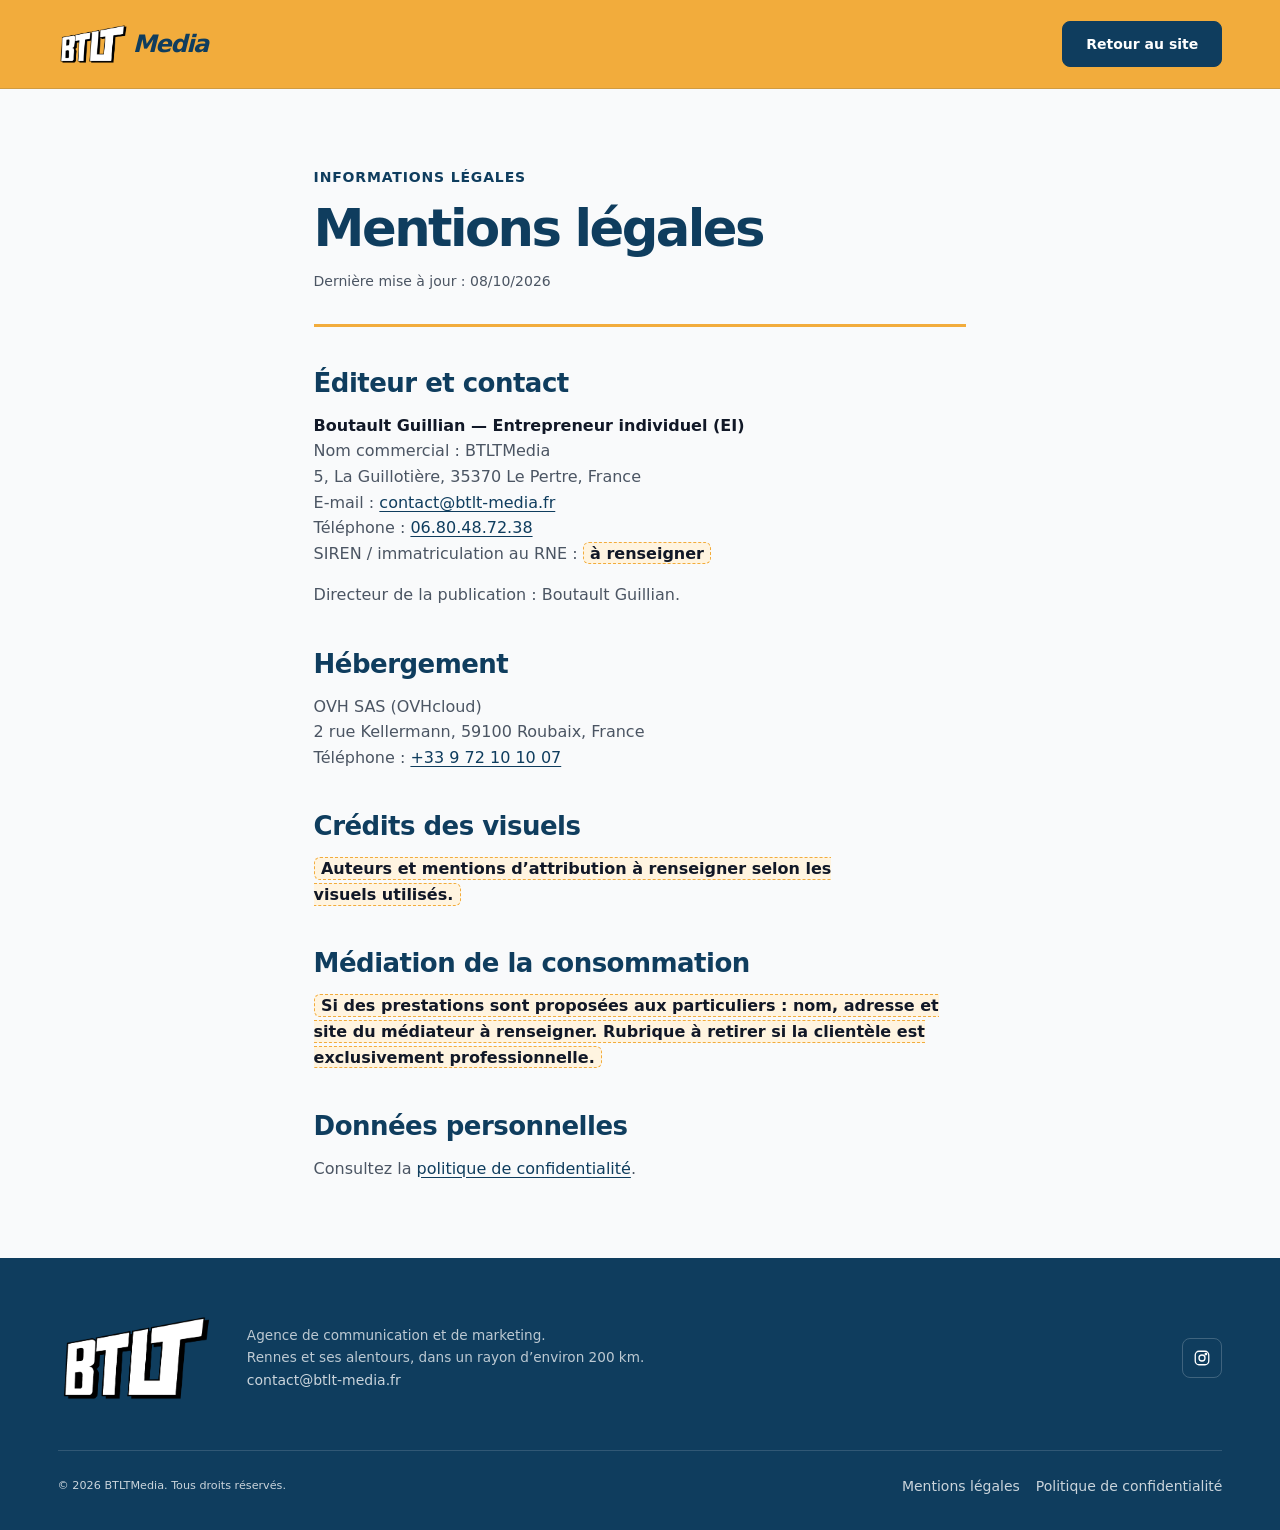
<file: mentions-legales.html>
<!DOCTYPE html>
<html lang="fr" class="no-js">
<head>
  <meta charset="utf-8">
  <meta name="viewport" content="width=device-width, initial-scale=1">
  <title>Mentions légales — BTLTMedia</title>
  <meta name="description" content="Mentions légales du site BTLTMedia : éditeur, contact et hébergeur.">
  <link rel="canonical" href="https://btlt-media.fr/mentions-legales.html">
  <meta name="theme-color" content="#F2AC3C">
  <link rel="icon" href="assets/img/favicon.ico" sizes="32x32">
  <link rel="icon" href="assets/img/favicon-32.png" type="image/png" sizes="32x32">
  <link rel="apple-touch-icon" href="assets/img/favicon-180.png">
  <link rel="stylesheet" href="assets/css/main.css">
  <script>
    document.documentElement.classList.remove('no-js');
    document.documentElement.classList.add('js');
  </script>
</head>
<body class="page">

  <!-- Les éléments à confirmer avant publication sont signalés dans la page. -->

  <a class="skip-link" href="#contenu">Aller au contenu principal</a>

  <svg class="visually-hidden" aria-hidden="true" focusable="false" xmlns="http://www.w3.org/2000/svg">
    <symbol id="icon-instagram" viewBox="0 0 24 24" fill="none" stroke="currentColor" stroke-width="1.75" stroke-linecap="round" stroke-linejoin="round">
      <rect x="3" y="3" width="18" height="18" rx="5"></rect>
      <circle cx="12" cy="12" r="4"></circle>
      <circle cx="17.2" cy="6.8" r="1"></circle>
    </symbol>
  </svg>

  <header class="header">
    <div class="container header__inner">

      <a class="brand" href="index.html" aria-label="BTLTMedia, retour à l'accueil">
        <img class="brand__logo" src="assets/img/logo-btlt-blanc.png" alt="" width="906" height="507">
        <span class="brand__name">Media</span>
      </a>

      <a class="btn btn--outline header__back" href="index.html">Retour au site</a>

    </div>
  </header>

  <main class="page__main" id="contenu">
    <section class="section">
      <div class="container container--narrow">

        <div class="legal__header">
          <span class="legal__eyebrow">Informations légales</span>
          <h1>Mentions légales</h1>
          <p class="legal__updated">
            Dernière mise à jour : 08/10/2026
          </p>
        </div>

        <div class="legal">
          <h2>Éditeur et contact</h2>
          <p><strong>Boutault Guillian — Entrepreneur individuel (EI)</strong><br>
            Nom commercial : BTLTMedia<br>
            5, La Guillotière, 35370 Le Pertre, France<br>
            E-mail : <a href="mailto:contact@btlt-media.fr">contact@btlt-media.fr</a><br>
            Téléphone : <a href="tel:+33680487238">06.80.48.72.38</a><br>
            SIREN / immatriculation au RNE : <span class="tbd">à renseigner</span></p>
          <p>Directeur de la publication : Boutault Guillian.</p>

          <h2>Hébergement</h2>
          <p>OVH SAS (OVHcloud)<br>
            2 rue Kellermann, 59100 Roubaix, France<br>
            Téléphone : <a href="tel:+33972101007">+33 9 72 10 10 07</a></p>

          <h2>Crédits des visuels</h2>
          <p><span class="tbd">Auteurs et mentions d’attribution à renseigner selon les visuels utilisés.</span></p>

          <h2>Médiation de la consommation</h2>
          <p><span class="tbd">Si des prestations sont proposées aux particuliers : nom, adresse et site du médiateur à renseigner. Rubrique à retirer si la clientèle est exclusivement professionnelle.</span></p>

          <h2>Données personnelles</h2>
          <p>Consultez la <a href="politique-de-confidentialite.html">politique de confidentialité</a>.</p>
        </div>

      </div>
    </section>
  </main>

  <footer class="footer">
    <div class="container">

      <div class="footer__top">

        <a class="brand brand--footer" href="index.html" aria-label="BTLTMedia, retour à l'accueil">
          <img class="brand__logo brand__logo--wide" src="assets/img/logo-btlt-blanc.png" alt="" width="906" height="507">
          <span class="visually-hidden">BTLTMedia</span>
        </a>

        <p class="footer__tagline">
          Agence de communication et de marketing. <br>
          Rennes et ses alentours, dans un rayon d’environ 200 km.<br>
          <a class="footer__link" href="mailto:contact@btlt-media.fr">contact@btlt-media.fr</a>
        </p>

        <ul class="footer__social">
          <li>
            <a class="social-link" href="https://www.instagram.com/btlt.media/" target="_blank" rel="noopener" aria-label="Instagram (nouvelle fenêtre)">
              <svg aria-hidden="true" focusable="false"><use href="#icon-instagram"></use></svg>
            </a>
          </li>
        </ul>

      </div>

      <div class="footer__bottom">
        <p>&copy; <span>2026</span> BTLTMedia. Tous droits réservés.</p>
        <ul class="footer__legal">
          <li><a class="footer__link" href="mentions-legales.html">Mentions légales</a></li>
          <li><a class="footer__link" href="politique-de-confidentialite.html">Politique de confidentialité</a></li>
        </ul>
      </div>

    </div>
  </footer>

</body>
</html>
</file>
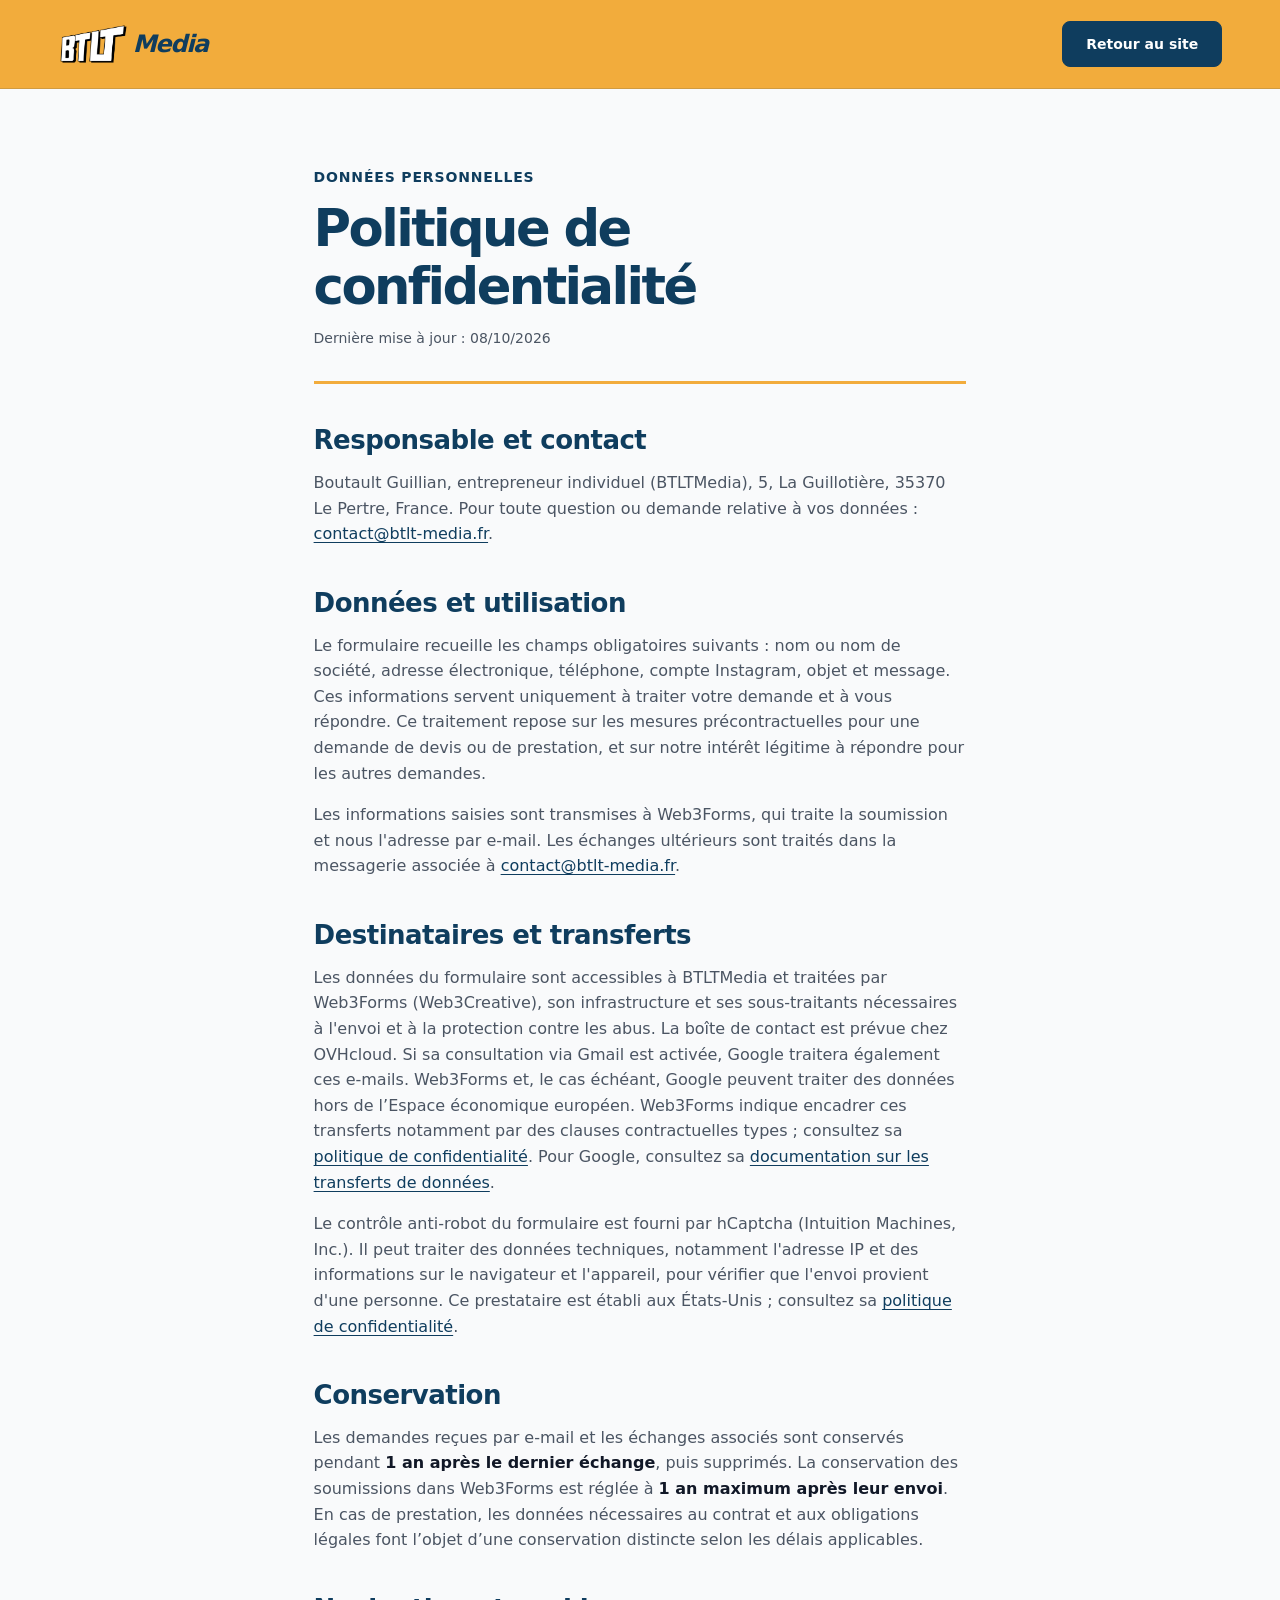
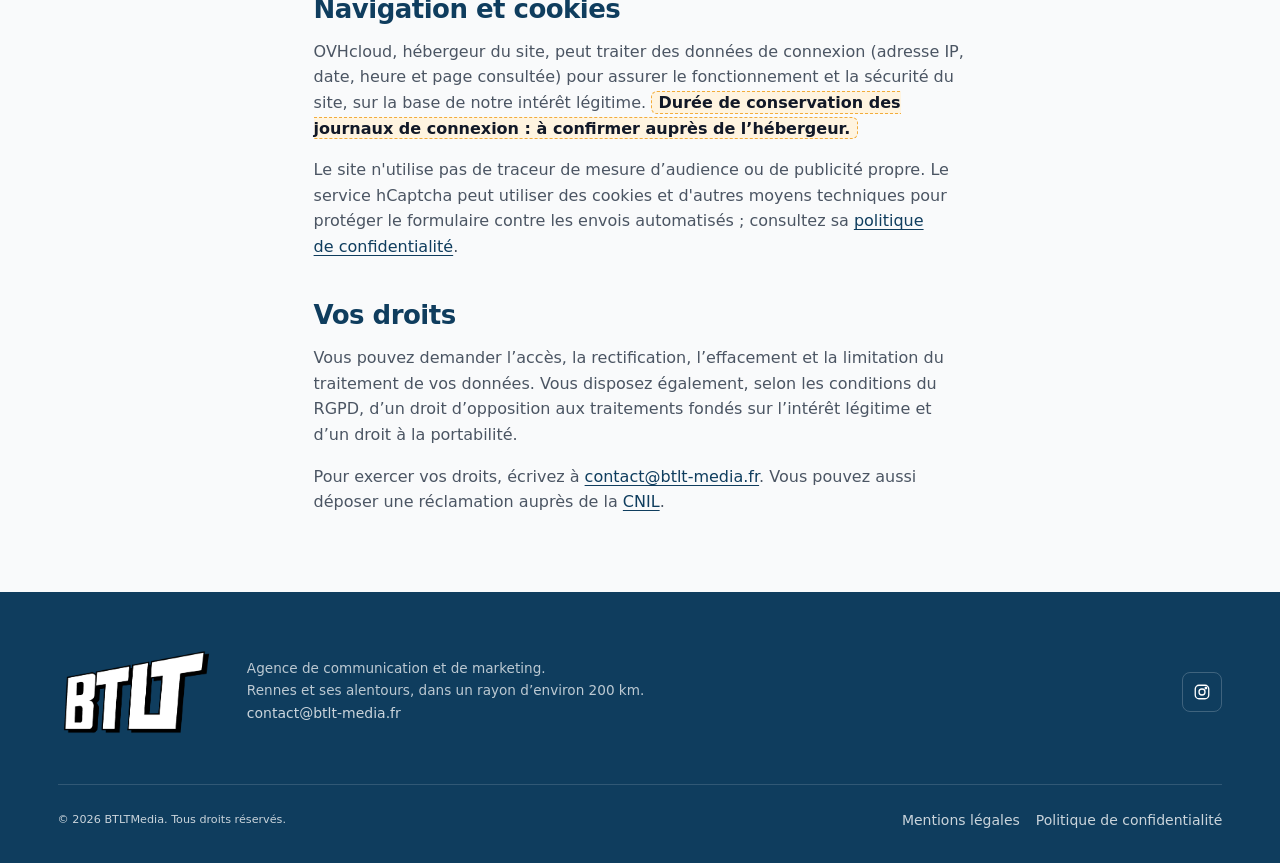
<file: politique-de-confidentialite.html>
<!DOCTYPE html>
<html lang="fr" class="no-js">
<head>
  <meta charset="utf-8">
  <meta name="viewport" content="width=device-width, initial-scale=1">
  <title>Politique de confidentialité — BTLTMedia</title>
  <meta name="description" content="Politique de confidentialité du site BTLTMedia : données collectées, finalités, durées et droits.">
  <link rel="canonical" href="https://btlt-media.fr/politique-de-confidentialite.html">
  <meta name="theme-color" content="#F2AC3C">
  <link rel="icon" href="assets/img/favicon.ico" sizes="32x32">
  <link rel="icon" href="assets/img/favicon-32.png" type="image/png" sizes="32x32">
  <link rel="apple-touch-icon" href="assets/img/favicon-180.png">
  <link rel="stylesheet" href="assets/css/main.css">
  <script>
    document.documentElement.classList.remove('no-js');
    document.documentElement.classList.add('js');
  </script>
</head>
<body class="page">

  <!-- Les éléments à confirmer avant publication sont signalés dans la page. -->

  <a class="skip-link" href="#contenu">Aller au contenu principal</a>

  <svg class="visually-hidden" aria-hidden="true" focusable="false" xmlns="http://www.w3.org/2000/svg">
    <symbol id="icon-instagram" viewBox="0 0 24 24" fill="none" stroke="currentColor" stroke-width="1.75" stroke-linecap="round" stroke-linejoin="round">
      <rect x="3" y="3" width="18" height="18" rx="5"></rect>
      <circle cx="12" cy="12" r="4"></circle>
      <circle cx="17.2" cy="6.8" r="1"></circle>
    </symbol>
  </svg>

  <header class="header">
    <div class="container header__inner">

      <a class="brand" href="index.html" aria-label="BTLTMedia, retour à l'accueil">
        <img class="brand__logo" src="assets/img/logo-btlt-blanc.png" alt="" width="906" height="507">
        <span class="brand__name">Media</span>
      </a>

      <a class="btn btn--outline header__back" href="index.html">Retour au site</a>

    </div>
  </header>

  <main class="page__main" id="contenu">
    <section class="section">
      <div class="container container--narrow">

        <div class="legal__header">
          <span class="legal__eyebrow">Données personnelles</span>
          <h1>Politique de confidentialité</h1>
          <p class="legal__updated">Dernière mise à jour : 08/10/2026</p>
        </div>

        <div class="legal">
          <h2>Responsable et contact</h2>
          <p>Boutault Guillian, entrepreneur individuel (BTLTMedia), 5, La Guillotière, 35370 Le Pertre, France. Pour toute question ou demande relative à vos données : <a href="mailto:contact@btlt-media.fr">contact@btlt-media.fr</a>.</p>

          <h2>Données et utilisation</h2>
          <p>Le formulaire recueille les champs obligatoires suivants : nom ou nom de société, adresse électronique, téléphone, compte Instagram, objet et message. Ces informations servent uniquement à traiter votre demande et à vous répondre. Ce traitement repose sur les mesures précontractuelles pour une demande de devis ou de prestation, et sur notre intérêt légitime à répondre pour les autres demandes.</p>
          <p>Les informations saisies sont transmises à Web3Forms, qui traite la soumission et nous l'adresse par e-mail. Les échanges ultérieurs sont traités dans la messagerie associée à <a href="mailto:contact@btlt-media.fr">contact@btlt-media.fr</a>.</p>

          <h2>Destinataires et transferts</h2>
          <p>Les données du formulaire sont accessibles à BTLTMedia et traitées par Web3Forms (Web3Creative), son infrastructure et ses sous-traitants nécessaires à l'envoi et à la protection contre les abus. La boîte de contact est prévue chez OVHcloud. Si sa consultation via Gmail est activée, Google traitera également ces e-mails. Web3Forms et, le cas échéant, Google peuvent traiter des données hors de l’Espace économique européen. Web3Forms indique encadrer ces transferts notamment par des clauses contractuelles types ; consultez sa <a href="https://web3forms.com/privacy">politique de confidentialité</a>. Pour Google, consultez sa <a href="https://policies.google.com/privacy/frameworks">documentation sur les transferts de données</a>.</p>
          <p>Le contrôle anti-robot du formulaire est fourni par hCaptcha (Intuition Machines, Inc.). Il peut traiter des données techniques, notamment l'adresse IP et des informations sur le navigateur et l'appareil, pour vérifier que l'envoi provient d'une personne. Ce prestataire est établi aux États-Unis ; consultez sa <a href="https://www.hcaptcha.com/privacy">politique de confidentialité</a>.</p>

          <h2>Conservation</h2>
          <p>Les demandes reçues par e-mail et les échanges associés sont conservés pendant <strong>1 an après le dernier échange</strong>, puis supprimés. La conservation des soumissions dans Web3Forms est réglée à <strong>1 an maximum après leur envoi</strong>. En cas de prestation, les données nécessaires au contrat et aux obligations légales font l’objet d’une conservation distincte selon les délais applicables.</p>

          <h2>Navigation et cookies</h2>
          <p>OVHcloud, hébergeur du site, peut traiter des données de connexion (adresse IP, date, heure et page consultée) pour assurer le fonctionnement et la sécurité du site, sur la base de notre intérêt légitime. <span class="tbd">Durée de conservation des journaux de connexion : à confirmer auprès de l’hébergeur.</span></p>
          <p>Le site n'utilise pas de traceur de mesure d’audience ou de publicité propre. Le service hCaptcha peut utiliser des cookies et d'autres moyens techniques pour protéger le formulaire contre les envois automatisés ; consultez sa <a href="https://www.hcaptcha.com/privacy">politique de confidentialité</a>.</p>

          <h2>Vos droits</h2>
          <p>Vous pouvez demander l’accès, la rectification, l’effacement et la limitation du traitement de vos données. Vous disposez également, selon les conditions du RGPD, d’un droit d’opposition aux traitements fondés sur l’intérêt légitime et d’un droit à la portabilité.</p>
          <p>Pour exercer vos droits, écrivez à <a href="mailto:contact@btlt-media.fr">contact@btlt-media.fr</a>. Vous pouvez aussi déposer une réclamation auprès de la <a href="https://www.cnil.fr/fr/plaintes">CNIL</a>.</p>
        </div>

      </div>
    </section>
  </main>

  <footer class="footer">
    <div class="container">

      <div class="footer__top">

        <a class="brand brand--footer" href="index.html" aria-label="BTLTMedia, retour à l'accueil">
          <img class="brand__logo brand__logo--wide" src="assets/img/logo-btlt-blanc.png" alt="" width="906" height="507">
          <span class="visually-hidden">BTLTMedia</span>
        </a>

        <p class="footer__tagline">
          Agence de communication et de marketing. <br>
          Rennes et ses alentours, dans un rayon d’environ 200 km.<br>
          <a class="footer__link" href="mailto:contact@btlt-media.fr">contact@btlt-media.fr</a>
        </p>

        <ul class="footer__social">
          <li>
            <a class="social-link" href="https://www.instagram.com/btlt.media/" target="_blank" rel="noopener" aria-label="Instagram (nouvelle fenêtre)">
              <svg aria-hidden="true" focusable="false"><use href="#icon-instagram"></use></svg>
            </a>
          </li>
        </ul>

      </div>

      <div class="footer__bottom">
        <p>&copy; <span>2026</span> BTLTMedia. Tous droits réservés.</p>
        <ul class="footer__legal">
          <li><a class="footer__link" href="mentions-legales.html">Mentions légales</a></li>
          <li><a class="footer__link" href="politique-de-confidentialite.html">Politique de confidentialité</a></li>
        </ul>
      </div>

    </div>
  </footer>

</body>
</html>
</file>
<file: assets/css/main.css>
/* =============================================================
   Point d'entree des styles
   Ordre : tokens -> reset -> base -> layout -> composants -> sections
   (Pour la production, ces fichiers peuvent etre concatenes
   ou compiles pour eviter les requetes @import.)
   ============================================================= */

/* Base */
@import url("base/tokens.css");
@import url("base/reset.css");
@import url("base/base.css");
@import url("base/layout.css");

/* Composants reutilisables */
@import url("components/button.css");
@import url("components/card.css");
@import url("components/accordion.css");
@import url("components/form.css");
@import url("components/video.css");

/* Sections de la page */
@import url("sections/header.css");
@import url("sections/hero.css");
@import url("sections/trust.css");
@import url("sections/cta.css");
@import url("sections/faq.css");
@import url("sections/footer.css");
@import url("sections/legal.css");

/* Direction artistique V2 — palette et contenu conservés. */
@import url("v2.css");
</file>
